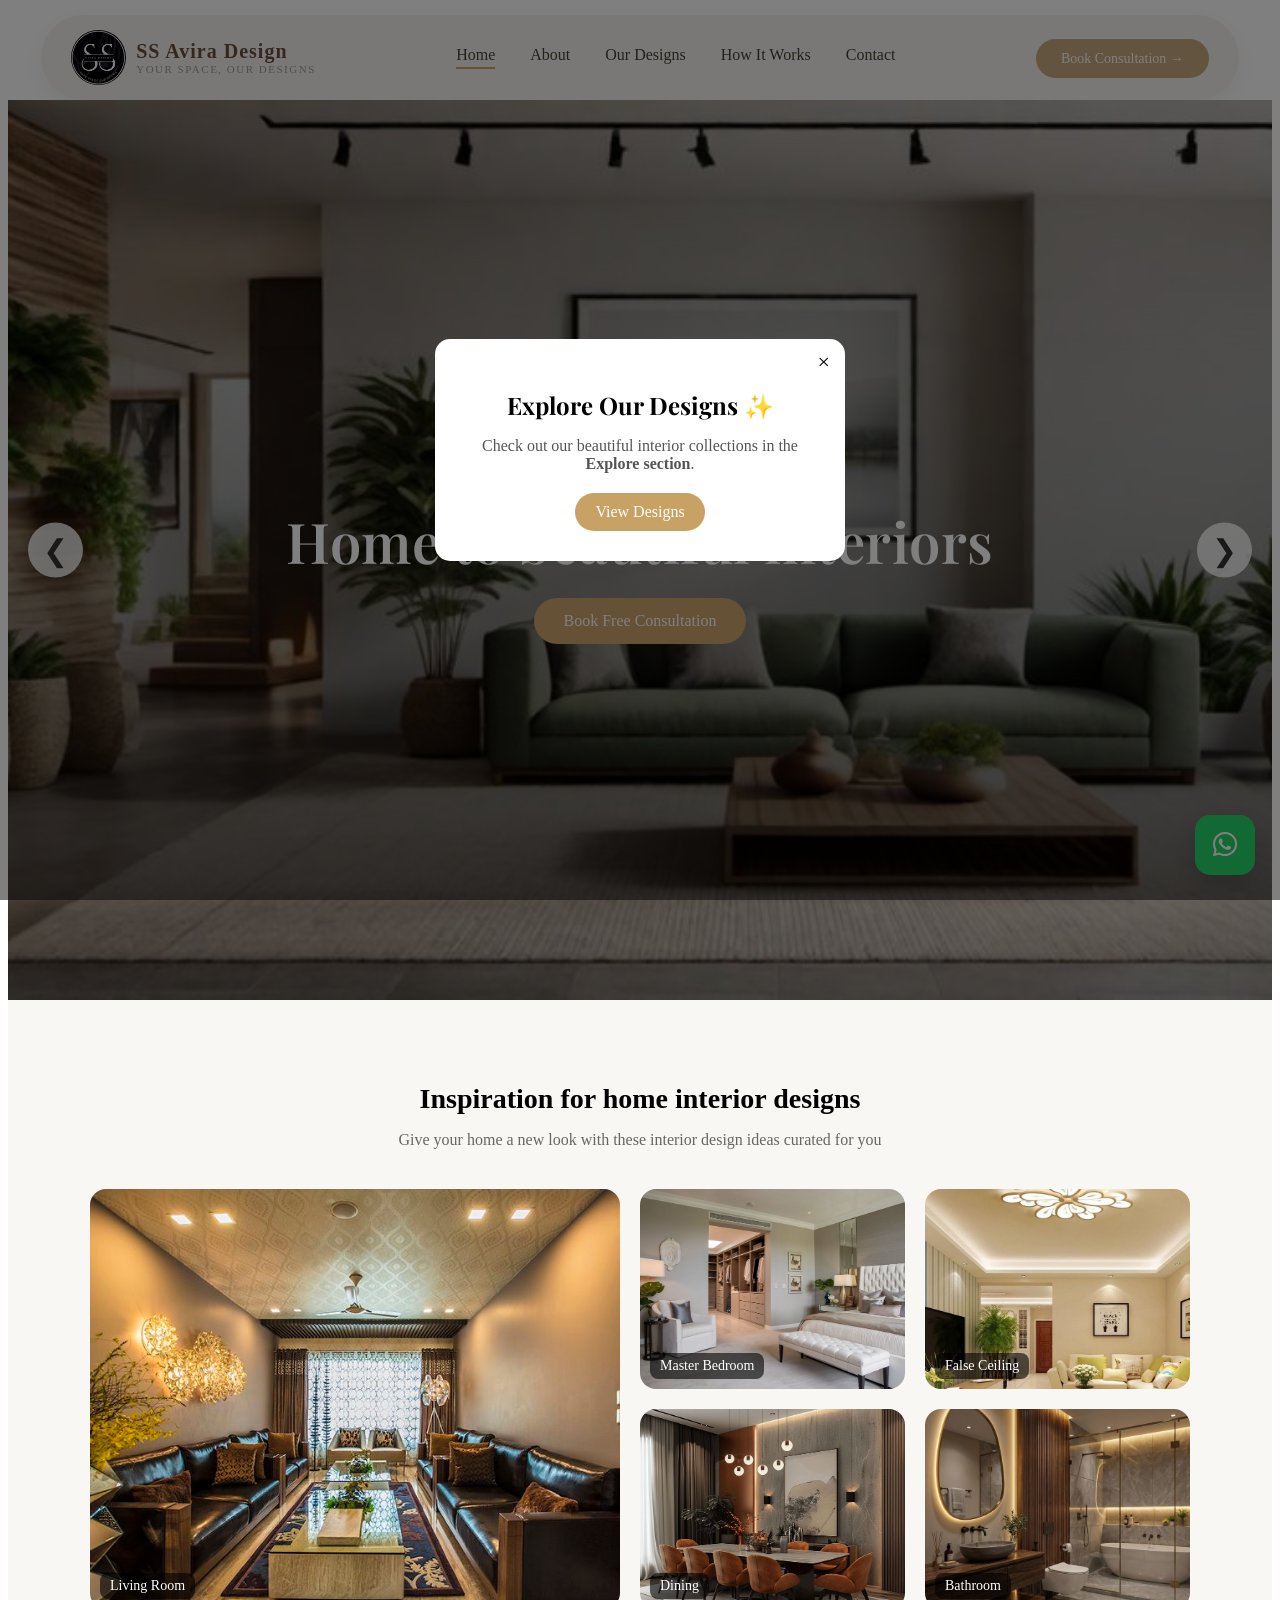
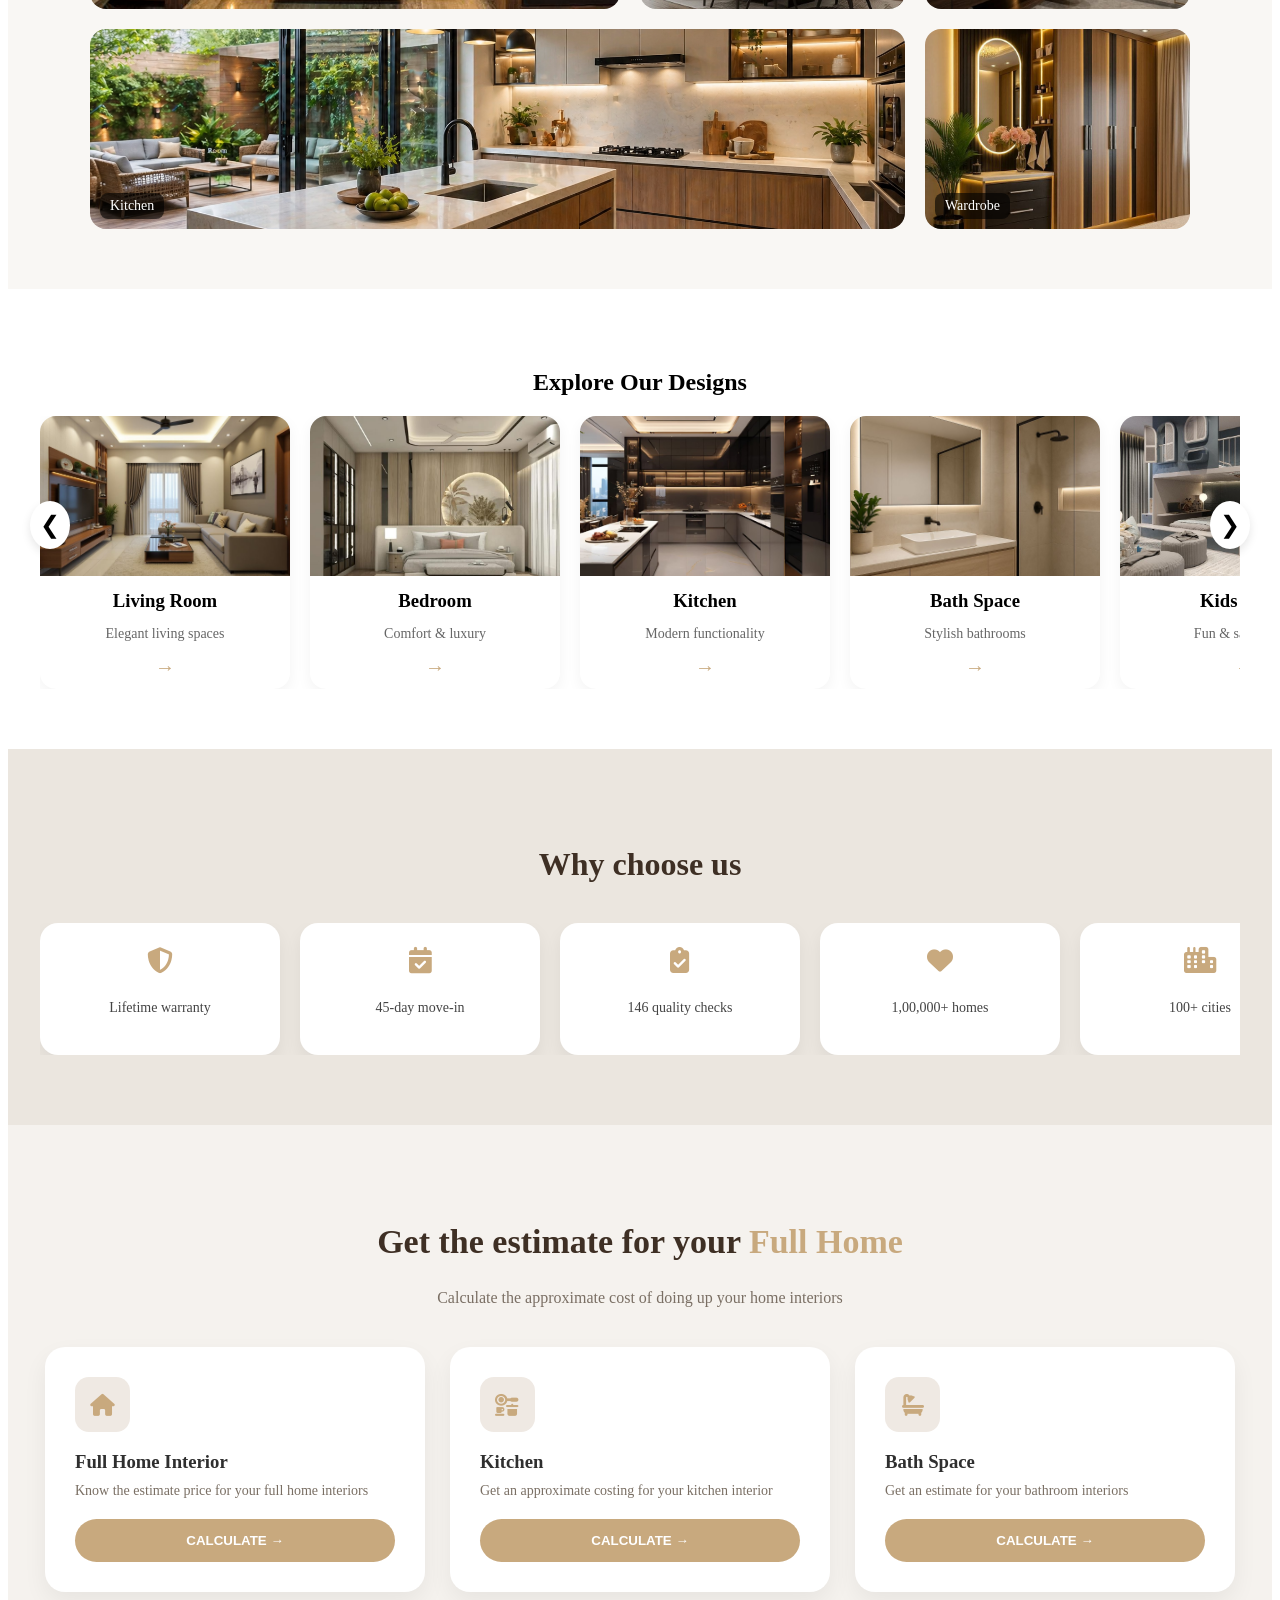
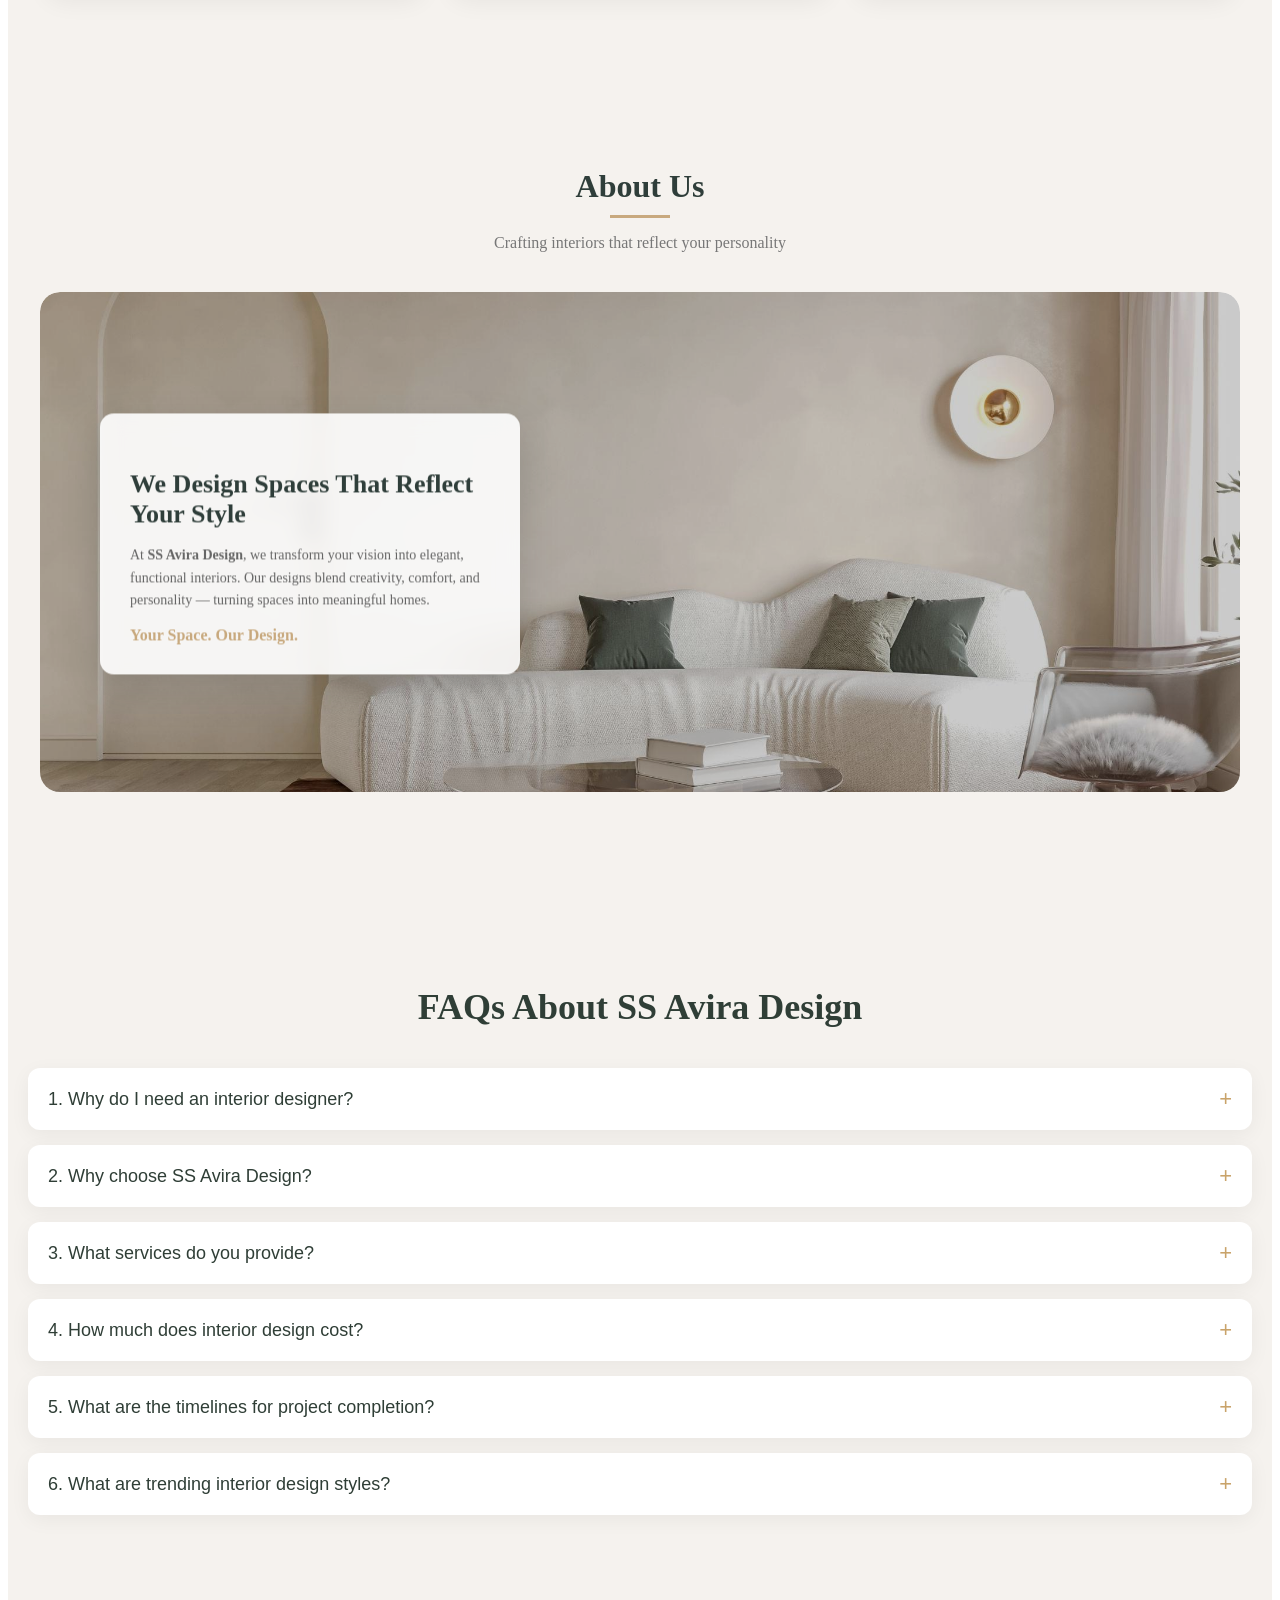
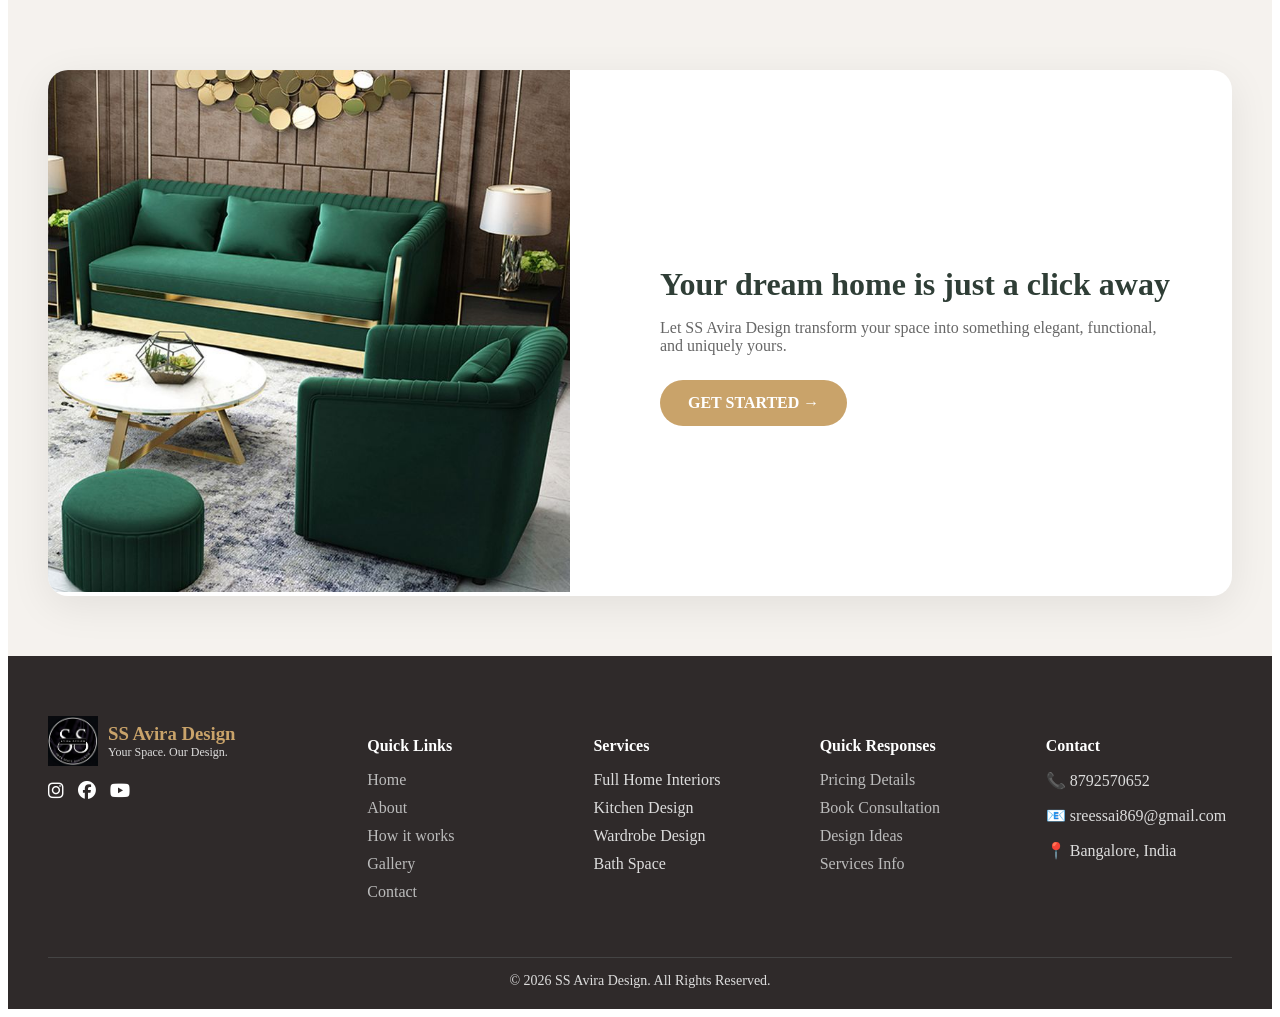
<file: index.html>
<!DOCTYPE html>
<html lang="en">
<head>
  <meta charset="UTF-8">
  <meta name="viewport" content="width=device-width, initial-scale=1.0">
  <link rel="stylesheet" href="https://cdnjs.cloudflare.com/ajax/libs/font-awesome/6.5.0/css/all.min.css">
  <link rel="stylesheet" href="https://cdnjs.cloudflare.com/ajax/libs/font-awesome/6.5.0/css/all.min.css">
  <link rel="stylesheet" href="https://cdnjs.cloudflare.com/ajax/libs/font-awesome/6.5.0/css/all.min.css">
  <link href="https://fonts.googleapis.com/css2?family=Playfair+Display:wght@400;600;700&display=swap" rel="stylesheet">
  <title>Avira Design</title>
  <link rel="stylesheet" href="global.css">
</head>
<body>

  <header class="navbar">
  <div class="nav-wrapper">
    <!-- LEFT DECOR + LOGO -->
    <div class="logo-section">
  <img src="images/logo2.jpeg" class="logo" alt="logo">

  <div class="logo-text-group">
    <span class="logo-text">SS Avira Design</span>
    <span class="logo-subline">Your space, our designs</span>
  </div>
</div>
<div class="menu-toggle" onclick="toggleMenu()">☰</div>
    <!-- CENTER LINKS -->
    <nav class="nav-links" id="navLinks">
      <a href="index.html" class="active">Home</a>
      <a href="#about">About</a>
      <a href="#our designs">Our Designs</a>
      <a href="howitworks.html">How It Works</a>
      <a href="contact.html">Contact</a>
    </nav>

    <!-- RIGHT BUTTON -->
   <div class="nav-btn">
  <a href="https://wa.me/918792570652?text=Hi%20I%20am%20interested%20in%20interior%20design%20consultation" target="_blank">
    Book Consultation →
  </a>
</div>

  </div>
</header>
<script>
const navLinks = document.querySelectorAll('.nav-links a');

navLinks.forEach(link => {
  link.addEventListener('click', function () {
    navLinks.forEach(l => l.classList.remove('active'));
    this.classList.add('active');
  });
});
</script>

<section class="hero">

  <!-- SLIDES -->
  <div class="slider">

    <div class="slide active">
      <img src="images\hero1.jpg">
    </div>

    <div class="slide">
      <img src="images\hero2.jpg">
    </div>

    <div class="slide">
      <img src="images\hero3.jpg">
    </div>

  </div>

  <!-- ARROWS -->
  <div class="arrow left" onclick="prevSlide()">❮</div>
  <div class="arrow right" onclick="nextSlide()">❯</div>

  <!-- CONTENT -->
  <div class="hero-content">
    <h1>Home to beautiful interiors</h1>
    <a href="#" class="hero-btn">Book Free Consultation</a>
  </div>

</section>

<script>
let slides = document.querySelectorAll(".slide");
let index = 0;

function showSlide(i) {
  slides.forEach(s => s.classList.remove("active"));
  slides[i].classList.add("active");
}

function nextSlide() {
  index = (index + 1) % slides.length;
  showSlide(index);
}

function prevSlide() {
  index = (index - 1 + slides.length) % slides.length;
  showSlide(index);
}

/* AUTO SLIDE */
setInterval(nextSlide, 4000);
</script>

<section class="inspiration">

  <h2>Inspiration for home interior designs</h2>
  <p>Give your home a new look with these interior design ideas curated for you</p>

  <div class="inspiration-grid">

    <!-- LEFT BIG -->
    <div class="card big">
      <img src="images\Living Room.jpg">
      <span>Living Room</span>
    </div>

    <!-- RIGHT TOP -->
    <div class="card small">
      <img src="images\bedroom.jpg">
      <span>Master Bedroom</span>
    </div>

    <!-- RIGHT BOTTOM -->
    <div class="card small">
      <img src="images\false seeling.jpg">
      <span>False Ceiling</span>
    </div>

    <!-- SECOND ROW -->
    <div class="card medium">
      <img src="images\dining room.jpg">
      <span>Dining</span>
    </div>
    <div class="card medium">
      <img src="images\bathing.jpg">
      <span>Bathroom</span>
    </div>

    <div class="card wide">
      <img src="images\kitchen2.png">
      <span>Kitchen</span>
    </div>

    <div class="card medium">
      <img src="images\Wardrobe.jpg">
      <span>Wardrobe</span>
    </div>

  </div>

</section>

<section class="our-designs" id="our designs">

  <h2>Explore Our Designs</h2>

  <div class="slider-wrapper">
    
    <!-- LEFT ARROW -->
    <button class="slide-btn left" onclick="slideLeft()">❮</button>

    <!-- CARDS CONTAINER -->
    <div class="card-slider" id="cardSlider">

      <!-- CARD -->
      <div class="service-card" onclick="openGallery('living')">
        <img src="images\cart1.jpg">
        <h3>Living Room</h3>
        <p>Elegant living spaces</p>
        <span>→</span>
      </div>

      <div class="service-card" onclick="openGallery('bedroom')">
        <img src="images\cart2.jpg">
        <h3>Bedroom</h3>
        <p>Comfort & luxury</p>
        <span>→</span>
      </div>

      <div class="service-card" onclick="openGallery('kitchen')">
        <img src="images\cart3.jpg">
        <h3>Kitchen</h3>
        <p>Modern functionality</p>
        <span>→</span>
      </div>

      <div class="service-card" onclick="openGallery('bath')">
        <img src="images\cart4.jpg">
        <h3>Bath Space</h3>
        <p>Stylish bathrooms</p>
        <span>→</span>
      </div>

      <div class="service-card" onclick="openGallery('kids')">
        <img src="images\cart5.jpg">
        <h3>Kids Room</h3>
        <p>Fun & safe spaces</p>
        <span>→</span>
      </div>

      <div class="service-card" onclick="openGallery('pooja')">
        <img src="images\cart6.jpg">
        <h3>Pooja Room</h3>
        <p>Peaceful designs</p>
        <span>→</span>
      </div>

      <div class="service-card" onclick="openGallery('dining')">
        <img src="images\cart7.jpg">
        <h3>Dining</h3>
        <p>Modern dining spaces</p>
        <span>→</span>
      </div>

      <div class="service-card" onclick="openGallery('office')">
        <img src="images\cart8.jpg">
        <h3>Home Office</h3>
        <p>Work from home</p>
        <span>→</span>
      </div>

      <div class="service-card" onclick="openGallery('staircase')">
        <img src="images\cart9.jpg">
        <h3>Staircase</h3>
        <p>Smart design</p>
        <span>→</span>
      </div>

      <div class="service-card" onclick="openGallery('duplex')">
        <img src="images\cart10.jpg">
        <h3>Duplex</h3>
        <p>Luxury homes</p>
        <span>→</span>
      </div>

    </div>

    <!-- RIGHT ARROW -->
    <button class="slide-btn right" onclick="slideRight()">❯</button>

  </div>
</section>
<script>
const slider = document.getElementById("cardSlider");

function slideRight() {
  slider.scrollBy({ left: 270, behavior: 'smooth' }); // move 1 card
}

function slideLeft() {
  slider.scrollBy({ left: -270, behavior: 'smooth' });
}

/* OPEN GALLERY */
function openGallery(category) {
  window.location.href = "gallery.html?category=" + category;
}
</script>

<section class="why-section">

  <h2>Why choose us</h2>

  <div class="why-slider-wrapper">
    <div class="why-slider">

      <!-- ORIGINAL SET -->
      <div class="why-card"><i class="fa-solid fa-shield-halved"></i><p>Lifetime warranty</p></div>
      <div class="why-card"><i class="fa-solid fa-calendar-check"></i><p>45-day move-in</p></div>
      <div class="why-card"><i class="fa-solid fa-clipboard-check"></i><p>146 quality checks</p></div>
      <div class="why-card"><i class="fa-solid fa-heart"></i><p>1,00,000+ homes</p></div>
      <div class="why-card"><i class="fa-solid fa-city"></i><p>100+ cities</p></div>
      <div class="why-card"><i class="fa-solid fa-box"></i><p>20L+ products</p></div>

      <!-- DUPLICATE SET (IMPORTANT FOR LOOP) -->
      <div class="why-card"><i class="fa-solid fa-shield-halved"></i><p>Lifetime warranty</p></div>
      <div class="why-card"><i class="fa-solid fa-calendar-check"></i><p>45-day move-in</p></div>
      <div class="why-card"><i class="fa-solid fa-clipboard-check"></i><p>146 quality checks</p></div>
      <div class="why-card"><i class="fa-solid fa-heart"></i><p>1,00,000+ homes</p></div>
      <div class="why-card"><i class="fa-solid fa-city"></i><p>100+ cities</p></div>
      <div class="why-card"><i class="fa-solid fa-box"></i><p>20L+ products</p></div>

    </div>
  </div>

</section>
<section class="estimate-section">

  <h2>
    Get the estimate for your <span id="dynamicText">Full Home</span>
  </h2>
  <p>Calculate the approximate cost of doing up your home interiors</p>

  <div class="estimate-container">

    <!-- FULL HOME -->
    <div class="estimate-card" onclick="changeText('Full Home')">
      <div class="card-icon">
        <i class="fa-solid fa-house"></i>
      </div>
      <h3>Full Home Interior</h3>
      <p>Know the estimate price for your full home interiors</p>
    <a href="https://wa.me/918792570652?text=Hi%20I%20am%20interested%20in%20Full%20Home%20Interior" target="_blank">
    <button>CALCULATE →</button>
    </a>
    </div>

    <!-- KITCHEN -->
    <div class="estimate-card" onclick="changeText('Kitchen')">
      <div class="card-icon">
        <i class="fa-solid fa-kitchen-set"></i>
      </div>
      <h3>Kitchen</h3>
      <p>Get an approximate costing for your kitchen interior</p>
      <a href="https://wa.me/918792570652?text=Hi%20I%20am%20interested%20in%20Kitchen%20Interior" target="_blank">
        <button>CALCULATE →</button>
      </a>
    </div>

    <!-- BATH SPACE -->
    <div class="estimate-card" onclick="changeText('Bath Space')">
      <div class="card-icon">
        <i class="fa-solid fa-bath"></i>
      </div>
      <h3>Bath Space</h3>
      <p>Get an estimate for your bathroom interiors</p>
      <a href="https://wa.me/918792570652?text=Hi%20I%20am%20interested%20in%20Bath%20Space" target="_blank">
        <button>CALCULATE →</button>
      </a>
    </div>

  </div>

</section>
<script>
function changeText(text) {
  document.getElementById("dynamicText").innerText = text;
}
</script>
<!-- WHATSAPP FLOAT BUTTON -->
<div class="whatsapp-float" onclick="openWhatsApp()">
  <i class="fa-brands fa-whatsapp"></i>
</div>

<script>
const btn = document.querySelector('.whatsapp-float');

document.addEventListener('mousemove', (e) => {
  const moveX = (e.clientX - window.innerWidth) * 0.03;
  const moveY = (e.clientY - window.innerHeight) * 0.03;

  btn.style.transform = `translate(${moveX}px, ${moveY}px)`;
});

function openWhatsApp() {
  window.open(
    "https://wa.me/918792570652?text=Hi%20I%20need%20interior%20design%20consultation",
    "_blank"
  );
}
</script>

<section class="about-section" id="about">

  <!-- HEADING -->
  <div class="about-header">
    <h2>About Us</h2>
    <p>Crafting interiors that reflect your personality</p>
  </div>

  <div class="about-container">

    <!-- IMAGE -->
    <div class="about-image">
      <img src="images/about3.jpg" alt="Interior Design">
    </div>

    <!-- CONTENT CARD -->
    <div class="about-content">
      <h3>We Design Spaces That Reflect Your Style</h3>

      <p>
        At <strong>SS Avira Design</strong>, we transform your vision into elegant,
        functional interiors. Our designs blend creativity, comfort, and personality —
        turning spaces into meaningful homes.
      </p>

      <span>Your Space. Our Design.</span>
    </div>

  </div>

</section>

<section class="faq-section">
  <div class="container">

    <h2 class="faq-title">FAQs About SS Avira Design</h2>

    <div class="faq-item">
      <button class="faq-question">
        1. Why do I need an interior designer?
        <span class="icon">+</span>
      </button>
      <div class="faq-answer">
        <p>
          At SS Avira Design, we help transform your vision into a functional and elegant space.
          Our expertise ensures better planning, cost optimization, and a beautifully designed home.
        </p>
      </div>
    </div>

    <div class="faq-item">
      <button class="faq-question">
        2. Why choose SS Avira Design?
        <span class="icon">+</span>
      </button>
      <div class="faq-answer">
        <p>
          We combine creativity, comfort, and personalization. Every design reflects your personality
          while maintaining premium quality and modern aesthetics.
        </p>
      </div>
    </div>

    <div class="faq-item">
      <button class="faq-question">
        3. What services do you provide?
        <span class="icon">+</span>
      </button>
      <div class="faq-answer">
        <p>
          We offer full home interiors, kitchen design, wardrobe design, bath spaces,
          and complete customized interior solutions.
        </p>
      </div>
    </div>

    <div class="faq-item">
      <button class="faq-question">
        4. How much does interior design cost?
        <span class="icon">+</span>
      </button>
      <div class="faq-answer">
        <p>
          Costs depend on your space, materials, and customization level.
          Contact SS Avira Design for a personalized estimate.
        </p>
      </div>
    </div>

    <div class="faq-item">
      <button class="faq-question">
        5. What are the timelines for project completion?
        <span class="icon">+</span>
      </button>
      <div class="faq-answer">
        <p>
          Most projects are completed within 4–8 weeks depending on size and complexity.
        </p>
      </div>
    </div>

    <div class="faq-item">
      <button class="faq-question">
        6. What are trending interior design styles?
        <span class="icon">+</span>
      </button>
      <div class="faq-answer">
        <ul>
          <li>Modern Style</li>
          <li>Minimalist Design</li>
          <li>Luxury Contemporary</li>
          <li>Scandinavian</li>
          <li>Indian Traditional</li>
        </ul>
      </div>
    </div>

  </div>
</section>
<script>
const faqs = document.querySelectorAll(".faq-question");

faqs.forEach(btn => {
  btn.addEventListener("click", () => {
    const item = btn.parentElement;

    // close others (optional like Livspace)
    document.querySelectorAll(".faq-item").forEach(el => {
      if (el !== item) el.classList.remove("active");
    });

    item.classList.toggle("active");
  });
});
</script>
<section class="cta-split">
  <div class="cta-container">

    <!-- LEFT IMAGE -->
    <div class="cta-image">
      <img src="images/sofa.jpg" alt="Interior Design">
    </div>

    <!-- RIGHT CONTENT -->
    <div class="cta-text">
      <h2>Your dream home is just a click away</h2>
      <p>
        Let SS Avira Design transform your space into something elegant,
        functional, and uniquely yours.
      </p>

      <a href="https://wa.me/918792570652?text=Hi%20SS%20Avira%20Design,%20I%20want%20to%20book%20a%20consultation"
         target="_blank"
         class="cta-btn">
        GET STARTED →
      </a>
    </div>

  </div>
</section>
<footer class="footer">
  <div class="footer-container">

    <!-- BRAND -->
    <div class="footer-col brand">
      <div class="footer-brand">
        <img src="images\logo2.jpeg" alt="logo">
        <div>
          <h3>SS Avira Design</h3>
          <p>Your Space. Our Design.</p>
        </div>
      </div>

      <div class="socials">
        <a href="#"><i class="fa-brands fa-instagram"></i></a>
        <a href="#"><i class="fa-brands fa-facebook"></i></a>
        <a href="#"><i class="fa-brands fa-youtube"></i></a>
      </div>
    </div>

    <!-- QUICK LINKS -->
    <div class="footer-col">
      <h4>Quick Links</h4>
      <ul>
        <li><a href="index.html">Home</a></li>
        <li><a href="#about">About</a></li>
        <li><a href="howitworks.html">How it works</a></li>
        <li><a href="gallery.html">Gallery</a></li>
        <li><a href="contact.html">Contact</a></li>
      </ul>
    </div>

    <!-- SERVICES -->
    <div class="footer-col">
      <h4>Services</h4>
      <ul>
        <li>Full Home Interiors</li>
        <li>Kitchen Design</li>
        <li>Wardrobe Design</li>
        <li>Bath Space</li>
      </ul>
    </div>

    <!-- QUICK RESPONSES -->
    <div class="footer-col">
      <h4>Quick Responses</h4>
      <ul>
        <li><a href="https://wa.me/918792570652?text=Hi,%20Pricing%20details" target="_blank">Pricing Details</a></li>
        <li><a href="https://wa.me/918792570652?text=Hi,%20Book%20consultation" target="_blank">Book Consultation</a></li>
        <li><a href="https://wa.me/918792570652?text=Hi,%20Show%20design%20ideas" target="_blank">Design Ideas</a></li>
        <li><a href="https://wa.me/918792570652?text=Hi,%20Services%20info" target="_blank">Services Info</a></li>
      </ul>
    </div>

    <!-- CONTACT -->
    <div class="footer-col">
      <h4>Contact</h4>
      <p>📞 8792570652</p>
      <p>📧 sreessai869@gmail.com</p>
      <p>📍 Bangalore, India</p>
    </div>

  </div>

  <div class="footer-bottom">
    © 2026 SS Avira Design. All Rights Reserved.
  </div>
</footer>
<!-- POPUP -->
<div class="popup-overlay" id="popup">
  <div class="popup-box">
    
    <span class="close-btn" onclick="closePopup()">×</span>
    
    <h2>Explore Our Designs ✨</h2>
    <p>Check out our beautiful interior collections in the <b>Explore section</b>.</p>
    
    <a href="#our designs" class="popup-btn">View Designs</a>
    
  </div>
</div>
<script>
function closePopup() {
  document.getElementById("popup").style.display = "none";
}

/* OPTIONAL: show only once */
window.onload = function () {
  if (!localStorage.getItem("popupShown")) {
    document.getElementById("popup").style.display = "flex";
    localStorage.setItem("popupShown", "true");
  } else {
    document.getElementById("popup").style.display = "none";
  }
};
</script>
<script>
function toggleMenu() {
  document.getElementById("navLinks").classList.toggle("active");
}
</script>
</body>
</html>
</file>
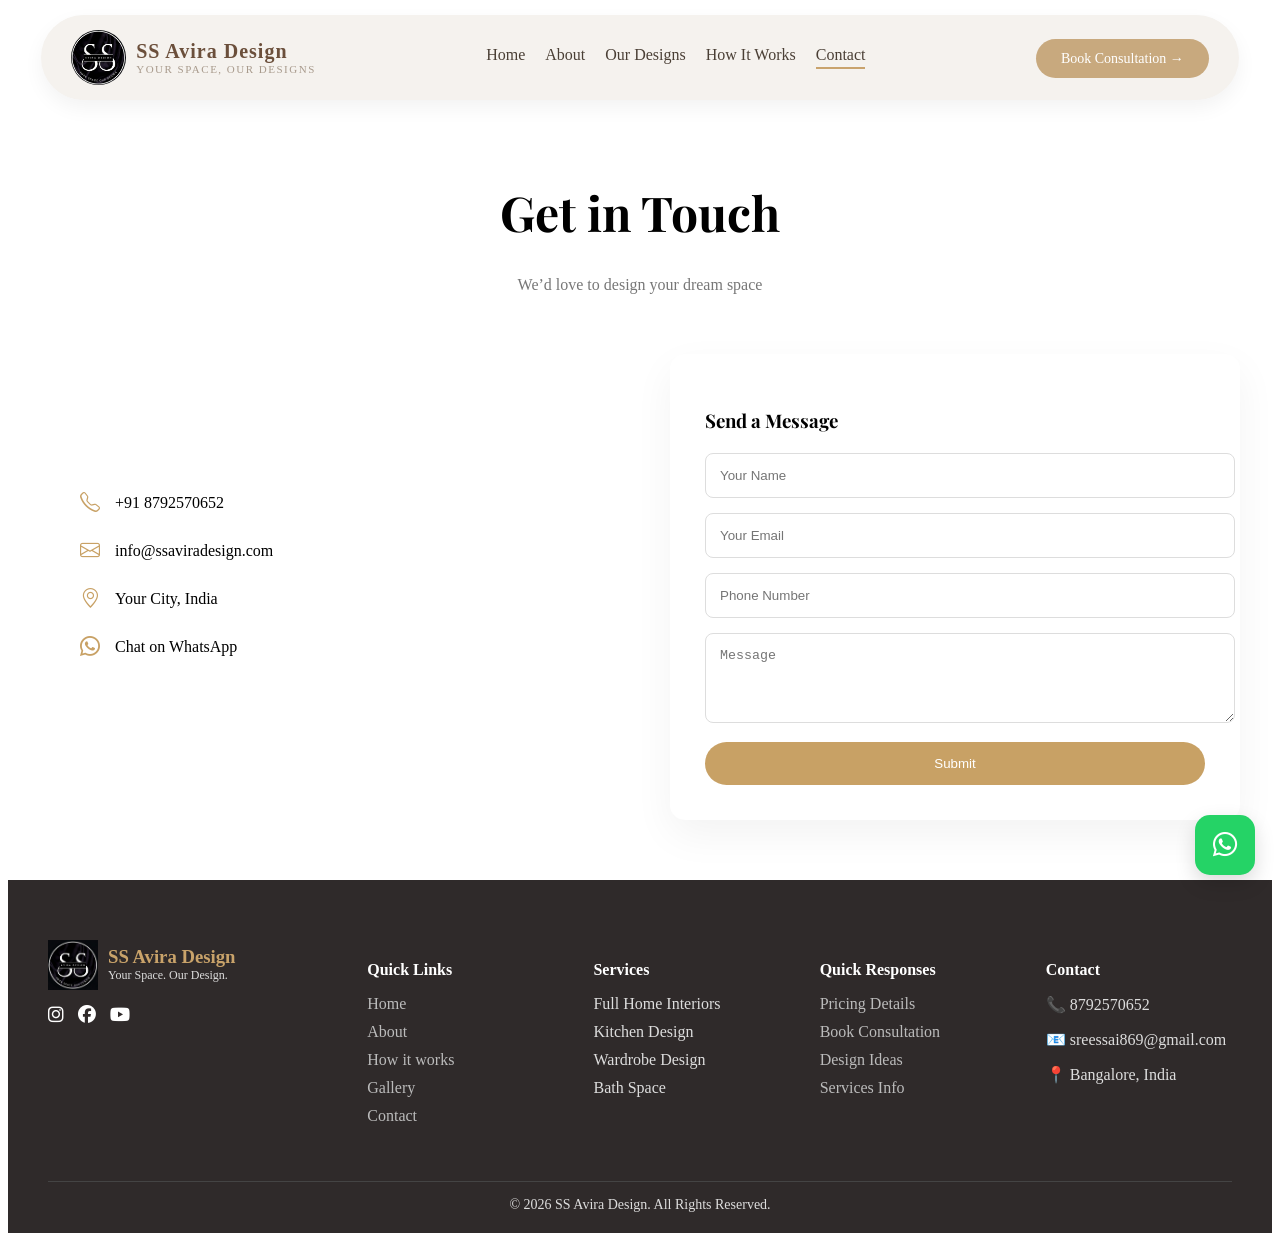
<file: contact.html>
<!DOCTYPE html>
<html lang="en">
<head>
<meta charset="UTF-8">
<meta name="viewport" content="width=device-width, initial-scale=1.0">

<title>Contact | SS Avira Design</title>
<link rel="stylesheet" href="https://cdnjs.cloudflare.com/ajax/libs/font-awesome/6.5.0/css/all.min.css">
<link href="https://fonts.googleapis.com/css2?family=Playfair+Display:wght@500;600&family=Poppins:wght@300;400;500&display=swap" rel="stylesheet">
<link href="https://cdn.jsdelivr.net/npm/bootstrap-icons@1.11.3/font/bootstrap-icons.css" rel="stylesheet">

<link rel="stylesheet" href="global.css">

<style>

/* HEADER TEXT */
.contact-header {
  text-align: center;
  margin-top: 80px;
}

.contact-header h1 {
  font-family: 'Playfair Display', serif;
  font-size: 48px;
}

.contact-header p {
  color: #777;
}

/* MAIN LAYOUT */
.contact-wrapper {
  display: grid;
  grid-template-columns: 1fr 1fr;
  max-width: 1200px;
  margin: 60px auto;
  gap: 60px;
  align-items: center;
}

/* LEFT SIDE */
.contact-left {
  padding-left: 40px;
}

.contact-item {
  display: flex;
  align-items: center;
  margin-bottom: 25px;
}

.contact-item i {
  font-size: 20px;
  color: #c8a165;
  margin-right: 15px;
}

/* FORM */
.contact-form {
  background: #fff;
  padding: 35px;
  border-radius: 15px;
  box-shadow: 0 15px 40px rgba(0,0,0,0.05);
}

.contact-form h3 {
  font-family: 'Playfair Display', serif;
  margin-bottom: 20px;
}

.contact-form input,
.contact-form textarea {
  width: 100%;
  padding: 14px;
  margin-bottom: 15px;
  border: 1px solid #ddd;
  border-radius: 8px;
}

.contact-form button {
  width: 100%;
  padding: 14px;
  background: #c8a165;
  border: none;
  border-radius: 30px;
  color: #fff;
  font-weight: 500;
  cursor: pointer;
}

/* RESPONSIVE */
@media(max-width: 768px){
  .contact-wrapper {
    grid-template-columns: 1fr;
    padding: 20px;
  }
}
.footer {
  background: #2f2a2a;
  color: #ddd;
  padding: 60px 40px 20px;
}

/* GRID LAYOUT */
.footer-container {
  display: grid;
  grid-template-columns: 1.5fr 1fr 1fr 1fr 1fr;
  gap: 40px;
}

/* BRAND */
.footer-brand {
  display: flex;
  align-items: center;
  gap: 10px;
}

.footer-brand img {
  width: 50px;
  height: 50px;
}

.footer-brand h3 {
  color: #c9a36a;
  margin: 0;
}

.footer-brand p {
  font-size: 12px;
  margin: 0;
}

/* HEADINGS */
.footer-col h4 {
  color: #fff;
  margin-bottom: 15px;
}

/* LINKS */
.footer-col ul {
  list-style: none;
  padding: 0;
}

.footer-col ul li {
  margin-bottom: 10px;
}

.footer-col ul li a {
  text-decoration: none;
  color: #bbb;
  transition: 0.3s;
}

.footer-col ul li a:hover {
  color: #c9a36a;
}

/* SOCIALS */
.socials {
  margin-top: 15px;
}

.socials a {
  margin-right: 10px;
  color: #fff;
  font-size: 18px;
}

/* BOTTOM */
.footer-bottom {
  text-align: center;
  margin-top: 40px;
  border-top: 1px solid #444;
  padding-top: 15px;
  font-size: 14px;
}
@media (max-width: 900px) {
  .footer-container {
    grid-template-columns: repeat(2, 1fr);
  }
}

@media (max-width: 500px) {
  .footer-container {
    grid-template-columns: 1fr;
  }
}
.whatsapp-float {
  position: fixed;
  right: 25px;
  bottom: 25px;
  width: 60px;
  height: 60px;
  background: #25D366;
  color: white;
  border-radius: 15px;
  display: flex;
  align-items: center;
  justify-content: center;
  font-size: 28px;
  box-shadow: 0 8px 20px rgba(0,0,0,0.15);
  z-index: 999;
  transition: 0.3s ease;
}

/* Hover effect */
.whatsapp-float:hover {
  transform: scale(1.1);
  background: #1ebe5d;
}
.whatsapp-float {
  animation: pulse 2s infinite;
}
@keyframes pulse {
  0% { box-shadow: 0 0 0 0 rgba(37,211,102,0.6); }
  70% { box-shadow: 0 0 0 15px rgba(37,211,102,0); }
  100% { box-shadow: 0 0 0 0 rgba(37,211,102,0); }
}
/* NAVBAR BASE */
.nav-wrapper {
  display: flex;
  justify-content: space-between;
  align-items: center;
  position: relative;
}

.menu-toggle {
  display: none;
}

/* MOBILE */
@media (max-width: 768px) {

  .menu-toggle {
    display: block;
    font-size: 26px;
    cursor: pointer;
  }

  .nav-links {
    display: none;
    flex-direction: column;
    position: absolute;
    top: 70px;
    left: 0;
    width: 100%;
    background: white;
    padding: 15px;
    z-index: 999;
  }

  .nav-links.active {
    display: flex;
  }

  .nav-btn {
    display: none;
  }
}
/* ===== NAVBAR CLEAN FIX ===== */

/* Desktop */
.nav-links {
  display: flex;
  gap: 20px;
}

/* Hide hamburger on desktop */
.menu-toggle {
  display: none;
}

/* Mobile */
@media (max-width: 768px) {

  .menu-toggle {
    display: block;
    font-size: 26px;
    cursor: pointer;
  }

  .nav-links {
    display: none;
    flex-direction: column;
    position: absolute;
    top: 70px;
    left: 0;
    width: 100%;
    background: white;
    padding: 15px;
    z-index: 999;
  }

  .nav-links.active {
    display: flex;
  }

  .nav-btn {
    display: none;
  }
}
</style>
</head>

<body>

<!-- NAVBAR (same as your main page) -->
<header class="navbar">
  <div class="nav-wrapper">
      <div class="logo-section">
  <img src="images/logo2.jpeg" class="logo" alt="logo">

  <div class="logo-text-group">
    <span class="logo-text">SS Avira Design</span>
    <span class="logo-subline">Your space, our designs</span>
  </div>
</div>

<div class="menu-toggle" onclick="toggleMenu()">☰</div>

    <nav class="nav-links" id="navLinks">
      <a href="index.html">Home</a>
      <a href="index.html#about">About</a>
      <a href="index.html#our-designs">Our Designs</a>
      <a href="howitworks.html">How It Works</a>
      <a href="contact.html" class="active">Contact</a>
    </nav>
   <div class="nav-btn">
  <a href="https://wa.me/918792570652?text=Hi%20I%20am%20interested%20in%20interior%20design%20consultation" target="_blank">
    Book Consultation →
  </a>
</div>

  </div>
</header>

<!-- HEADER -->
<div class="contact-header">
  <h1>Get in Touch</h1>
  <p>We’d love to design your dream space</p>
</div>

<!-- CONTENT -->
<div class="contact-wrapper">

  <!-- LEFT -->
  <div class="contact-left">

    <div class="contact-item">
      <i class="bi bi-telephone"></i>
      <span>+91 8792570652</span>
    </div>

    <div class="contact-item">
      <i class="bi bi-envelope"></i>
      <span>info@ssaviradesign.com</span>
    </div>

    <div class="contact-item">
      <i class="bi bi-geo-alt"></i>
      <span>Your City, India</span>
    </div>

    <div class="contact-item">
      <i class="bi bi-whatsapp"></i>
      <span>Chat on WhatsApp</span>
    </div>

  </div>

  <!-- RIGHT FORM -->
  <div class="contact-form">

    <h3>Send a Message</h3>

    <input type="text" placeholder="Your Name">
    <input type="email" placeholder="Your Email">
    <input type="text" placeholder="Phone Number">
    <textarea rows="4" placeholder="Message"></textarea>

    <button>Submit</button>

  </div>

</div>
<footer class="footer">
  <div class="footer-container">

    <!-- BRAND -->
    <div class="footer-col brand">
      <div class="footer-brand">
        <img src="images\logo2.jpeg" alt="logo">
        <div>
          <h3>SS Avira Design</h3>
          <p>Your Space. Our Design.</p>
        </div>
      </div>

      <div class="socials">
        <a href="#"><i class="fa-brands fa-instagram"></i></a>
        <a href="#"><i class="fa-brands fa-facebook"></i></a>
        <a href="#"><i class="fa-brands fa-youtube"></i></a>
      </div>
    </div>

    <!-- QUICK LINKS -->
    <div class="footer-col">
      <h4>Quick Links</h4>
      <ul>
        <li><a href="index.html">Home</a></li>
        <li><a href="#about">About</a></li>
        <li><a href="howitworks.html">How it works</a></li>
        <li><a href="gallery.html">Gallery</a></li>
        <li><a href="contact.html">Contact</a></li>
      </ul>
    </div>

    <!-- SERVICES -->
    <div class="footer-col">
      <h4>Services</h4>
      <ul>
        <li>Full Home Interiors</li>
        <li>Kitchen Design</li>
        <li>Wardrobe Design</li>
        <li>Bath Space</li>
      </ul>
    </div>

    <!-- QUICK RESPONSES -->
    <div class="footer-col">
      <h4>Quick Responses</h4>
      <ul>
        <li><a href="https://wa.me/918792570652?text=Hi,%20Pricing%20details" target="_blank">Pricing Details</a></li>
        <li><a href="https://wa.me/918792570652?text=Hi,%20Book%20consultation" target="_blank">Book Consultation</a></li>
        <li><a href="https://wa.me/918792570652?text=Hi,%20Show%20design%20ideas" target="_blank">Design Ideas</a></li>
        <li><a href="https://wa.me/918792570652?text=Hi,%20Services%20info" target="_blank">Services Info</a></li>
      </ul>
    </div>

    <!-- CONTACT -->
    <div class="footer-col">
      <h4>Contact</h4>
      <p>📞 8792570652</p>
      <p>📧 sreessai869@gmail.com</p>
      <p>📍 Bangalore, India</p>
    </div>

  </div>

  <div class="footer-bottom">
    © 2026 SS Avira Design. All Rights Reserved.
  </div>
</footer>
<!-- WHATSAPP FLOAT BUTTON -->
<div class="whatsapp-float" onclick="openWhatsApp()">
  <i class="fa-brands fa-whatsapp"></i>
</div>

<script>
const btn = document.querySelector('.whatsapp-float');

document.addEventListener('mousemove', (e) => {
  const moveX = (e.clientX - window.innerWidth) * 0.03;
  const moveY = (e.clientY - window.innerHeight) * 0.03;

  btn.style.transform = `translate(${moveX}px, ${moveY}px)`;
});

function openWhatsApp() {
  window.open(
    "https://wa.me/918792570652?text=Hi%20I%20need%20interior%20design%20consultation",
    "_blank"
  );
}
</script>
<script>
function toggleMenu() {
  document.getElementById("navLinks").classList.toggle("active");
}
</script>
</body>
</html>
</file>
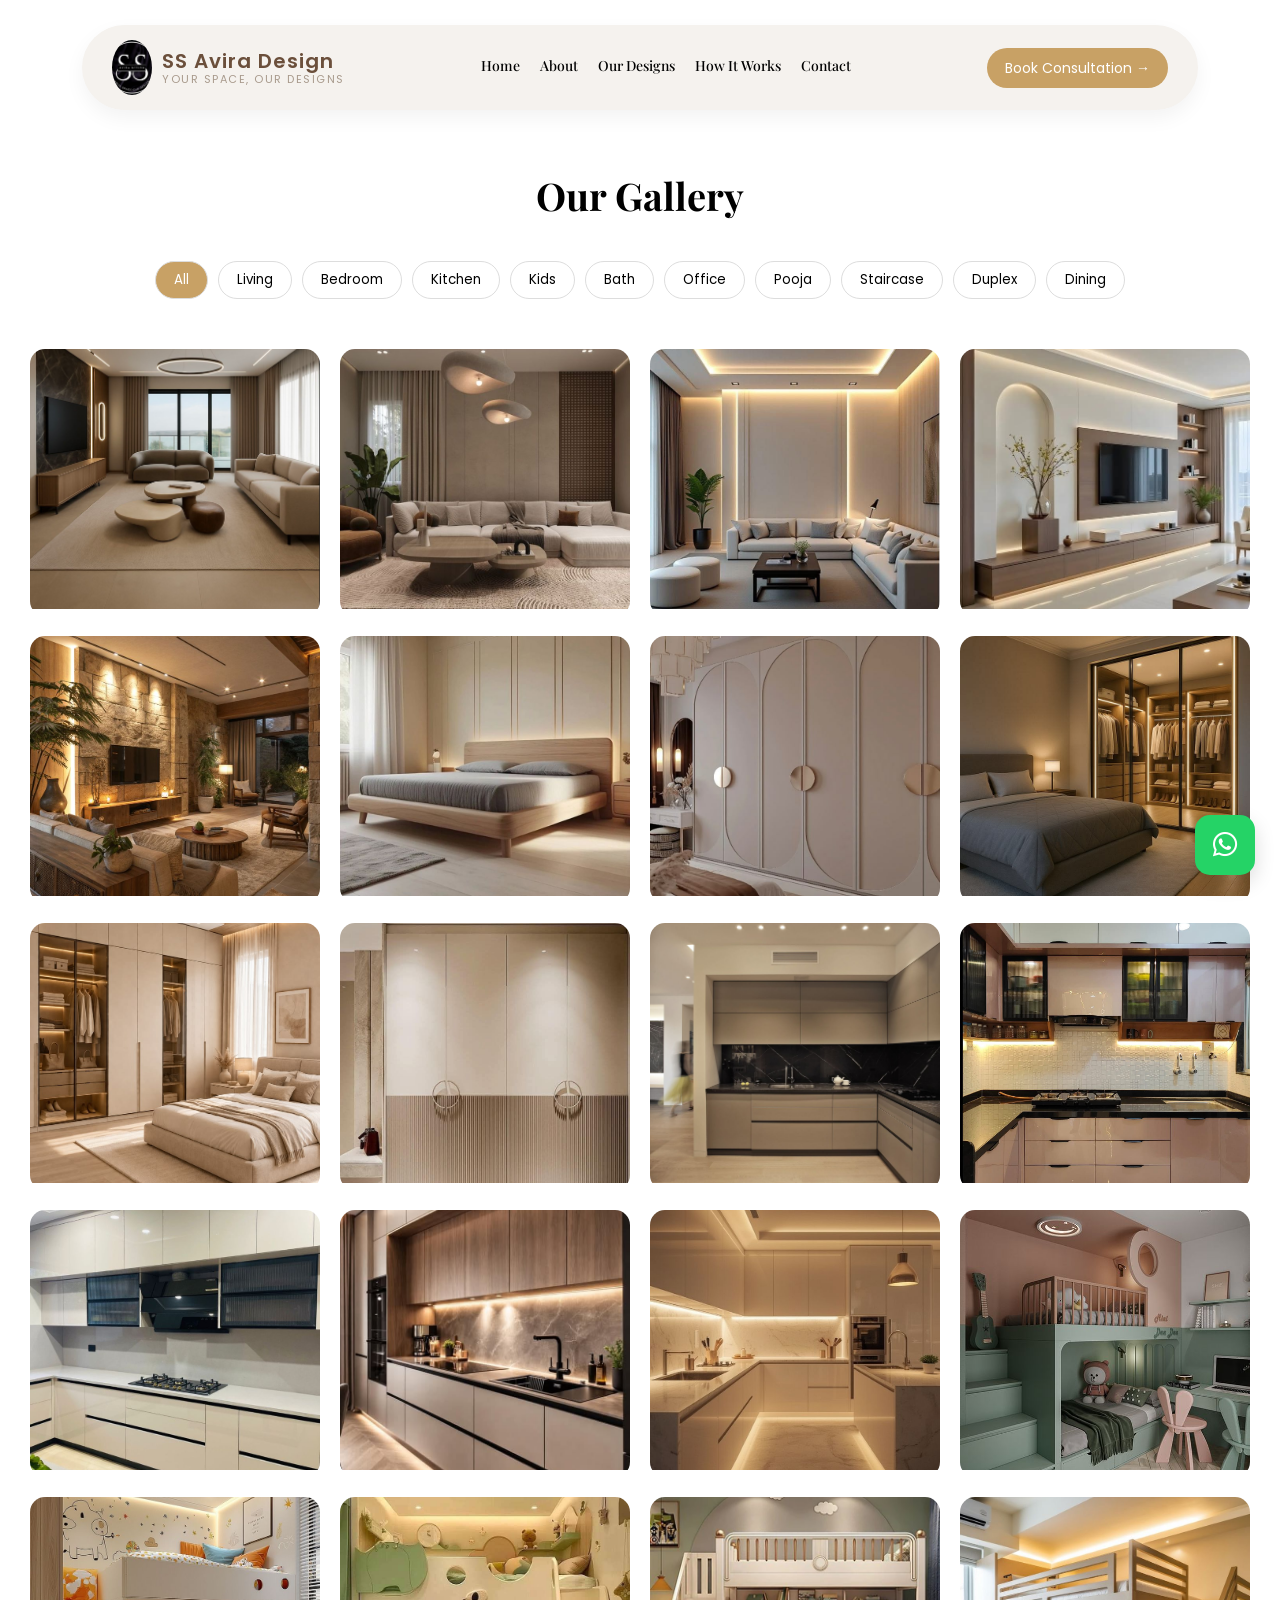
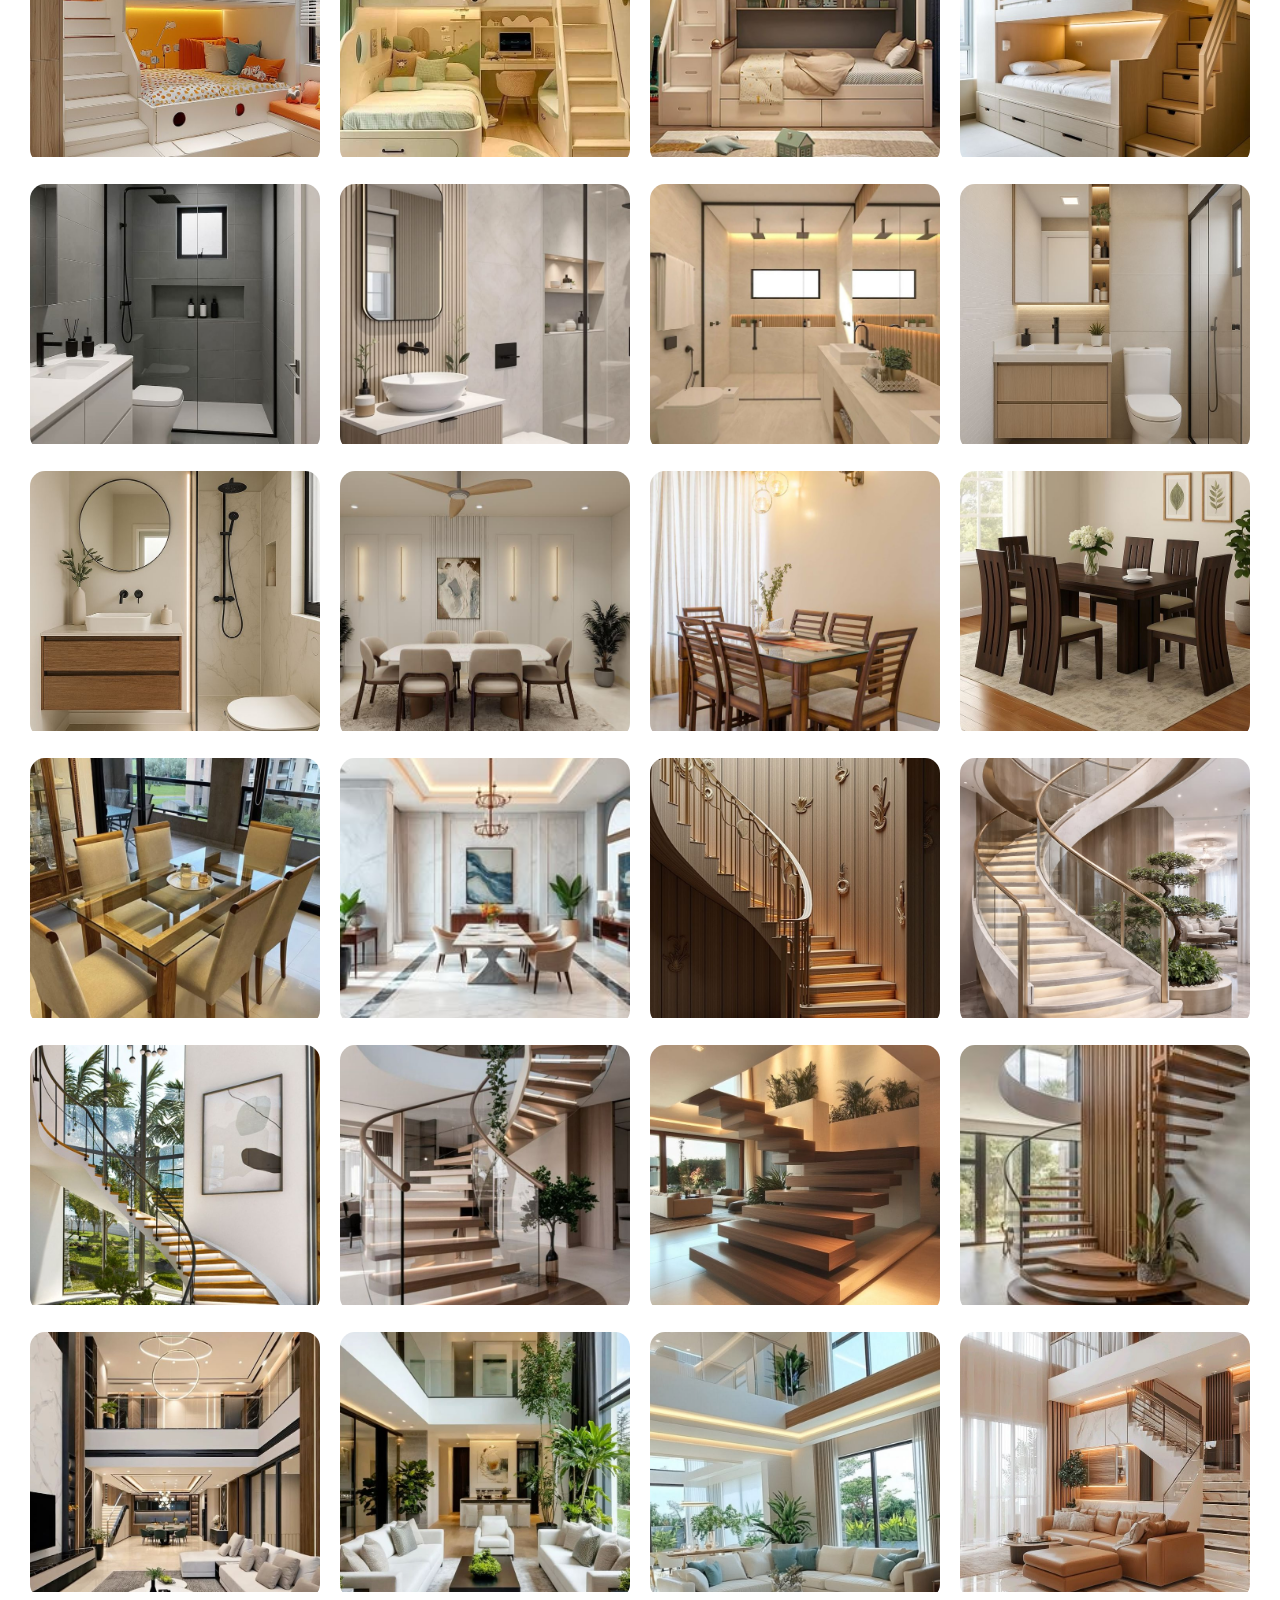
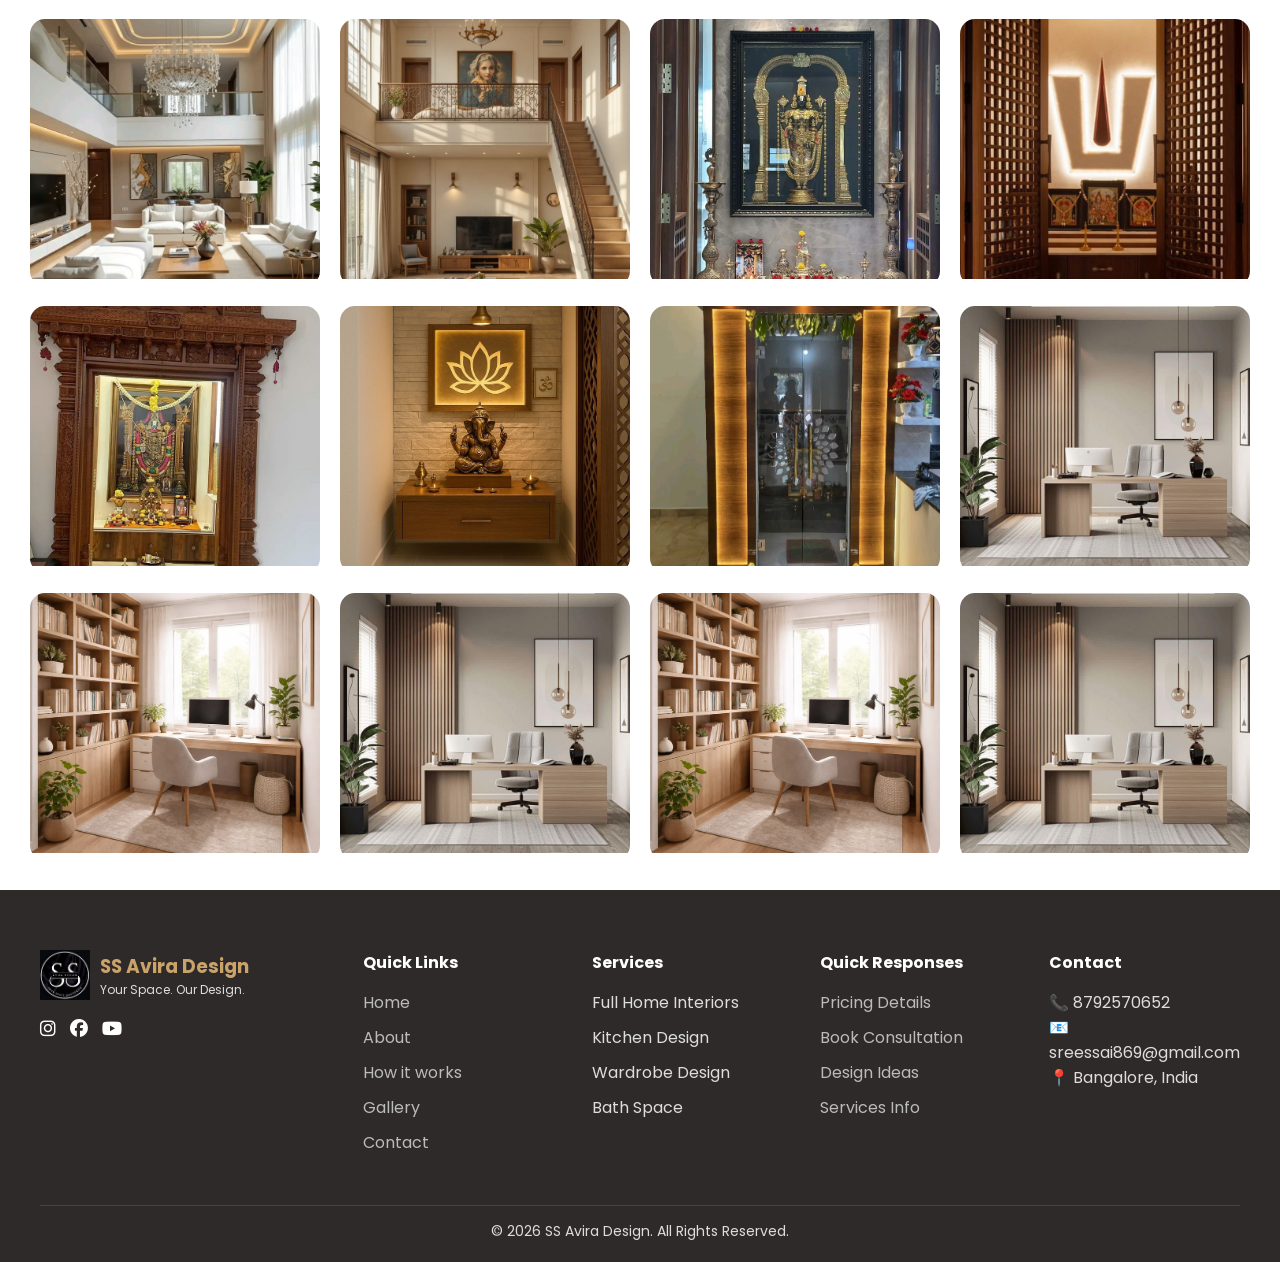
<file: gallery.html>
<!DOCTYPE html>
<html lang="en">
<head>
<meta charset="UTF-8">
<meta name="viewport" content="width=device-width, initial-scale=1.0">

<title>Gallery | SS Avira Design</title>
<link rel="stylesheet" href="https://cdnjs.cloudflare.com/ajax/libs/font-awesome/6.5.0/css/all.min.css">
<link href="https://fonts.googleapis.com/css2?family=Playfair+Display:wght@500;600&family=Poppins:wght@300;400;500&display=swap" rel="stylesheet">
<link href="https://fonts.googleapis.com/css2?family=Playfair+Display:wght@400;600;700&display=swap" rel="stylesheet">
<link href="https://fonts.googleapis.com/css2?family=Playfair+Display:wght@400;600;700&display=swap" rel="stylesheet">
<link href="https://cdn.jsdelivr.net/npm/bootstrap-icons@1.11.3/font/bootstrap-icons.css" rel="stylesheet">
<link href="https://fonts.googleapis.com/css2?family=Poppins:wght@300;400;500;600&display=swap" rel="stylesheet">
<style>

/* RESET */
*{
  margin:0;
  padding:0;
  box-sizing:border-box;
  font-family:'Poppins',sans-serif;
}
/* NAVBAR MAIN */
.navbar {
  width: 100%;
  display: flex;
  justify-content: center;
  margin-top: 15px;
}
.nav-links a {
  font-family: 'Playfair Display', serif;
  font-weight: 500;
}
/* ROUNDED CONTAINER */
.nav-wrapper {
  width: 90%;
  max-width: 1200px;
  background: #f5f2ee;
  border-radius: 50px;
  padding: 15px 30px;

  display: flex;
  align-items: center;
  justify-content: space-between;

  box-shadow: 0 8px 20px rgba(0,0,0,0.05);
}

/* LOGO */
.logo {
  width: 60px;
  height: 60px;
  border-radius: 50%;   /* 🔥 PERFECT CIRCLE */
  object-fit: cover;
}
.logo-section {
  display: flex;
  align-items: center;
  gap: 10px;
}

.logo {
  width: 55px;
  height: 55px;
  object-fit: cover;
  border-radius: 50%;
}

.logo-text {
  font-size: 20px;
  font-weight: 600;
  color: #6b4f3b; /* premium brown tone */
  letter-spacing: 1px;
}
.logo-subline {
  font-size: 11px;
  color: #a89a8c;
  letter-spacing: 1.5px;
  text-transform: uppercase;
}
.logo-text-group {
  display: flex;
  flex-direction: column;   /* 🔥 makes text go DOWN */
  justify-content: center;
  line-height: 1.2;
}
/* NAV LINKS */
.nav-links {
  display: flex;
  gap: 35px;
}

.nav-links a {
  text-decoration: none;
  color: #4a3f35;
  font-weight: 500;
  position: relative;
  transition: 0.3s;
}

/* HOVER */
.nav-links a:hover {
  color: #c8a97e;
}

/* ACTIVE LINK */
.nav-links .active::after {
  content: "";
  position: absolute;
  left: 0;
  bottom: -6px;
  width: 100%;
  height: 2px;
  background: #c8a97e;
}

/* BUTTON */
.nav-btn a {
  text-decoration: none;
  background: #c8a97e;
  color: white;
  padding: 12px 25px;
  border-radius: 30px;
  font-size: 14px;
  transition: 0.3s;
}

.nav-btn a:hover {
  background: #a8845d;
}
.nav-links a {
  position: relative;
  text-decoration: none;
  padding-bottom: 5px;
}

.nav-links a.active::after {
  content: "";
  position: absolute;
  left: 0;
  bottom: 0;
  width: 100%;
  height: 2px;
  background: #c9a36d;
}
.nav-links a::after {
  content: "";
  position: absolute;
  left: 0;
  bottom: 0;
  width: 0%;
  height: 2px;
  background: #c9a36d;
  transition: 0.3s;
}

.nav-links a.active::after {
  width: 100%;
}
body {
  font-family: 'Poppins', sans-serif;
}
.logo {
  float: left;
}

.nav-links {
  float: right;
}

/* HEADER */
.header{
  text-align:center;
  padding:50px 20px 20px;
}
.header h1{
  font-family:'Playfair Display',serif;
  font-size:38px;
}

/* FILTERS */
.filters{
  display:flex;
  flex-wrap:wrap;
  justify-content:center;
  gap:10px;
  padding:20px;
}
.filters button{
  padding:8px 18px;
  border-radius:25px;
  border:1px solid #ddd;
  background:white;
  cursor:pointer;
  transition:0.3s;
}
.filters button.active,
.filters button:hover{
  background:#c8a165;
  color:white;
}

/* GALLERY */
.gallery{
  display:grid;
  grid-template-columns:repeat(auto-fit,minmax(260px,1fr));
  gap:20px;
  padding:30px;
}

/* CARD */
.gallery-item{
  position:relative;
  overflow:hidden;
  border-radius:15px;
}
.gallery-item img{
  width:100%;
  height:260px;
  object-fit:cover;
  transition:0.4s;
}
.gallery-item:hover img{
  transform:scale(1.08);
}

/* OVERLAY */
.overlay{
  position:absolute;
  bottom:0;
  width:100%;
  padding:12px;
  background:rgba(0,0,0,0.6);
  color:white;
  opacity:0;
  transition:0.3s;
}
.gallery-item:hover .overlay{
  opacity:1;
}

/* LIGHTBOX */
.lightbox{
  position:fixed;
  top:0;
  left:0;
  width:100%;
  height:100%;
  background:rgba(0,0,0,0.85);
  display:none;
  justify-content:center;
  align-items:center;
  z-index:999;
}
.lightbox img{
  max-width:90%;
  max-height:80%;
  border-radius:10px;
}

/* MOBILE */
@media(max-width:768px){
  .gallery-item img{
    height:200px;
  }
}
.footer {
  background: #2f2a2a;
  color: #ddd;
  padding: 60px 40px 20px;
}

/* GRID LAYOUT */
.footer-container {
  display: grid;
  grid-template-columns: 1.5fr 1fr 1fr 1fr 1fr;
  gap: 40px;
}

/* BRAND */
.footer-brand {
  display: flex;
  align-items: center;
  gap: 10px;
}

.footer-brand img {
  width: 50px;
  height: 50px;
}

.footer-brand h3 {
  color: #c9a36a;
  margin: 0;
}

.footer-brand p {
  font-size: 12px;
  margin: 0;
}

/* HEADINGS */
.footer-col h4 {
  color: #fff;
  margin-bottom: 15px;
}

/* LINKS */
.footer-col ul {
  list-style: none;
  padding: 0;
}

.footer-col ul li {
  margin-bottom: 10px;
}

.footer-col ul li a {
  text-decoration: none;
  color: #bbb;
  transition: 0.3s;
}

.footer-col ul li a:hover {
  color: #c9a36a;
}

/* SOCIALS */
.socials {
  margin-top: 15px;
}

.socials a {
  margin-right: 10px;
  color: #fff;
  font-size: 18px;
}

/* BOTTOM */
.footer-bottom {
  text-align: center;
  margin-top: 40px;
  border-top: 1px solid #444;
  padding-top: 15px;
  font-size: 14px;
}
@media (max-width: 900px) {
  .footer-container {
    grid-template-columns: repeat(2, 1fr);
  }
}

@media (max-width: 500px) {
  .footer-container {
    grid-template-columns: 1fr;
  }
}
.whatsapp-float {
  position: fixed;
  right: 25px;
  bottom: 25px;
  width: 60px;
  height: 60px;
  background: #25D366;
  color: white;
  border-radius: 15px;
  display: flex;
  align-items: center;
  justify-content: center;
  font-size: 28px;
  box-shadow: 0 8px 20px rgba(0,0,0,0.15);
  z-index: 999;
  transition: 0.3s ease;
}

/* Hover effect */
.whatsapp-float:hover {
  transform: scale(1.1);
  background: #1ebe5d;
}
.whatsapp-float {
  animation: pulse 2s infinite;
}
@keyframes pulse {
  0% { box-shadow: 0 0 0 0 rgba(37,211,102,0.6); }
  70% { box-shadow: 0 0 0 15px rgba(37,211,102,0); }
  100% { box-shadow: 0 0 0 0 rgba(37,211,102,0); }
}
/* ===== NAVBAR ===== */
.navbar {
  width: 100%;
  padding: 10px 20px;
}

.nav-wrapper {
  display: flex;
  justify-content: space-between;
  align-items: center;
  position: relative;
}

/* LOGO */
.logo {
  width: 40px;
}

.logo-section {
  display: flex;
  align-items: center;
  gap: 10px;
}

/* LINKS */
.nav-links {
  display: flex;
  gap: 20px;
}

.nav-links a {
  text-decoration: none;
  color: black;
  font-size: 14px;
}

/* BUTTON */
.nav-btn a {
  background: #c8a165;
  color: white;
  padding: 10px 18px;
  border-radius: 25px;
  text-decoration: none;
}

/* MENU ICON */
.menu-toggle {
  display: none;
}

/* ===== MOBILE ===== */
@media (max-width: 768px) {

  .menu-toggle {
    display: block;
    font-size: 26px;
    cursor: pointer;
  }

  .nav-links {
    display: none;
    flex-direction: column;
    position: absolute;
    top: 60px;
    left: 0;
    width: 100%;
    background: white;
    padding: 15px;
    z-index: 999;
  }

  .nav-links.active {
    display: flex;
  }

  .nav-btn {
    display: none;
  }
}
</style>
</head>

<body>
<!-- NAVBAR (same as your main page) -->
<header class="navbar">
  <div class="nav-wrapper">

      <div class="logo-section">
  <img src="images/logo2.jpeg" class="logo" alt="logo">

  <div class="logo-text-group">
    <span class="logo-text">SS Avira Design</span>
    <span class="logo-subline">Your space, our designs</span>
  </div>
</div>
 <div class="menu-toggle" onclick="toggleMenu()">☰</div>
    <nav class="nav-links" id="navLinks">
      <a href="index.html">Home</a>
      <a href="index.html#about">About</a>
      <a href="index.html#our-designs">Our Designs</a>
      <a href="howitworks.html">How It Works</a>
      <a href="contact.html">Contact</a>
    </nav>

   <div class="nav-btn">
  <a href="https://wa.me/918792570652?text=Hi%20I%20am%20interested%20in%20interior%20design%20consultation" target="_blank">
    Book Consultation →
  </a>
</div>

  </div>
</header>
<div class="header">
  <h1 id="title">Our Gallery</h1>
</div>

<!-- FILTER -->
<div class="filters">
  <button onclick="filterGallery('all',this)" class="active">All</button>
  <button onclick="filterGallery('living',this)">Living</button>
  <button onclick="filterGallery('bedroom',this)">Bedroom</button>
  <button onclick="filterGallery('kitchen',this)">Kitchen</button>
  <button onclick="filterGallery('kids',this)">Kids</button>
  <button onclick="filterGallery('bathing',this)">Bath</button>
  <button onclick="filterGallery('houseoffice',this)">Office</button>
  <button onclick="filterGallery('poojaroom',this)">Pooja</button>
  <button onclick="filterGallery('staircase',this)">Staircase</button>
  <button onclick="filterGallery('duplex',this)">Duplex</button>
  <button onclick="filterGallery('dining',this)">Dining</button>
</div>

<!-- GALLERY -->
<div class="gallery">

<!-- LIVING -->
<div class="gallery-item living"><img src="images\living images\living1.jpg" onclick="openLightbox(this)"><div class="overlay">Living</div></div>
<div class="gallery-item living"><img src="images\living images\living2.jpg" onclick="openLightbox(this)"><div class="overlay">Living</div></div>
<div class="gallery-item living"><img src="images\living images\living3.jpg" onclick="openLightbox(this)"><div class="overlay">Living</div></div>
<div class="gallery-item living"><img src="images\living images\living4.jpg" onclick="openLightbox(this)"><div class="overlay">Living</div></div>
<div class="gallery-item living"><img src="images\living images\living5.jpg" onclick="openLightbox(this)"><div class="overlay">Living</div></div>

<!-- BEDROOM -->
<div class="gallery-item bedroom"><img src="images\bedroom images\bedroom1.jpg" onclick="openLightbox(this)"><div class="overlay">Bedroom</div></div>
<div class="gallery-item bedroom"><img src="images\bedroom images\bedroom2.jpg" onclick="openLightbox(this)"><div class="overlay">Bedroom</div></div>
<div class="gallery-item bedroom"><img src="images\bedroom images\bedroom3.jpg" onclick="openLightbox(this)"><div class="overlay">Bedroom</div></div>
<div class="gallery-item bedroom"><img src="images\bedroom images\bedroom4.jpg" onclick="openLightbox(this)"><div class="overlay">Bedroom</div></div>
<div class="gallery-item bedroom"><img src="images\bedroom images\bedroom5.jpg" onclick="openLightbox(this)"><div class="overlay">Bedroom</div></div>

<!-- KITCHEN -->
<div class="gallery-item kitchen"><img src="images\kitchen images\kitchen1.jpg" onclick="openLightbox(this)"><div class="overlay">Kitchen</div></div>
<div class="gallery-item kitchen"><img src="images\kitchen images\kitchen2.jpg" onclick="openLightbox(this)"><div class="overlay">Kitchen</div></div>
<div class="gallery-item kitchen"><img src="images\kitchen images\kitchen3.jpg" onclick="openLightbox(this)"><div class="overlay">Kitchen</div></div>
<div class="gallery-item kitchen"><img src="images\kitchen images\kitchen4.jpg" onclick="openLightbox(this)"><div class="overlay">Kitchen</div></div>
<div class="gallery-item kitchen"><img src="images\kitchen images\kitchen5.jpg" onclick="openLightbox(this)"><div class="overlay">Kitchen</div></div>

<!-- KIDS -->
<div class="gallery-item kids"><img src="images/kids images/kids1.jpg" onclick="openLightbox(this)"><div class="overlay">Kids</div></div>
<div class="gallery-item kids"><img src="images/kids images/kids2.jpg" onclick="openLightbox(this)"><div class="overlay">Kids</div></div>
<div class="gallery-item kids"><img src="images/kids images/kids3.jpg" onclick="openLightbox(this)"><div class="overlay">Kids</div></div>
<div class="gallery-item kids"><img src="images/kids images/kids4.jpg" onclick="openLightbox(this)"><div class="overlay">Kids</div></div>
<div class="gallery-item kids"><img src="images/kids images/kids5.jpg" onclick="openLightbox(this)"><div class="overlay">Kids</div></div>

<!-- BATH -->
<div class="gallery-item bathing"><img src="images/bath images/bath1.jpg" onclick="openLightbox(this)"><div class="overlay">Bath</div></div>
<div class="gallery-item bathing"><img src="images/bath images/bath2.jpg" onclick="openLightbox(this)"><div class="overlay">Bath</div></div>
<div class="gallery-item bathing"><img src="images/bath images/bath3.jpg" onclick="openLightbox(this)"><div class="overlay">Bath</div></div>
<div class="gallery-item bathing"><img src="images/bath images/bath4.jpg" onclick="openLightbox(this)"><div class="overlay">Bath</div></div>
<div class="gallery-item bathing"><img src="images/bath images/bath5.jpg" onclick="openLightbox(this)"><div class="overlay">Bath</div></div>

<!-- DINING -->
<div class="gallery-item dining"><img src="images\dining images\dining1.jpeg" onclick="openLightbox(this)"><div class="overlay">Dining</div></div>
<div class="gallery-item dining"><img src="images/dining images/dining2.jpg" onclick="openLightbox(this)"><div class="overlay">Dining</div></div>
<div class="gallery-item dining"><img src="images/dining images/dining3.jpg" onclick="openLightbox(this)"><div class="overlay">Dining</div></div>
<div class="gallery-item dining"><img src="images/dining images/dining4.jpg" onclick="openLightbox(this)"><div class="overlay">Dining</div></div>
<div class="gallery-item dining"><img src="images/dining images/dining5.jpg" onclick="openLightbox(this)"><div class="overlay">Dining</div></div>

<!-- STAIRCASE -->
<div class="gallery-item staircase"><img src="images/staircase/stair1.jpg" onclick="openLightbox(this)"><div class="overlay">Staircase</div></div>
<div class="gallery-item staircase"><img src="images/staircase/stair2.jpg" onclick="openLightbox(this)"><div class="overlay">Staircase</div></div>
<div class="gallery-item staircase"><img src="images/staircase/stair3.jpg" onclick="openLightbox(this)"><div class="overlay">Staircase</div></div>
<div class="gallery-item staircase"><img src="images/staircase/stair4.jpg" onclick="openLightbox(this)"><div class="overlay">Staircase</div></div>
<div class="gallery-item staircase"><img src="images/staircase/stair5.jpg" onclick="openLightbox(this)"><div class="overlay">Staircase</div></div>
<div class="gallery-item staircase"><img src="images/staircase/stair6.jpg" onclick="openLightbox(this)"><div class="overlay">Staircase</div></div>

<!-- DUPLEX -->
<div class="gallery-item duplex"><img src="images/duplex/duplex1.jpg" onclick="openLightbox(this)"><div class="overlay">Duplex</div></div>
<div class="gallery-item duplex"><img src="images/duplex/duplex2.jpg" onclick="openLightbox(this)"><div class="overlay">Duplex</div></div>
<div class="gallery-item duplex"><img src="images/duplex/duplex3.jpg" onclick="openLightbox(this)"><div class="overlay">Duplex</div></div>
<div class="gallery-item duplex"><img src="images/duplex/duplex4.jpg" onclick="openLightbox(this)"><div class="overlay">Duplex</div></div>
<div class="gallery-item duplex"><img src="images/duplex/duplex5.jpg" onclick="openLightbox(this)"><div class="overlay">Duplex</div></div>
<div class="gallery-item duplex"><img src="images/duplex/duplex6.jpg" onclick="openLightbox(this)"><div class="overlay">Duplex</div></div>

<!-- POOJA -->
<div class="gallery-item poojaroom"><img src="images/pooja/pooja1.jpeg" onclick="openLightbox(this)"><div class="overlay">Pooja</div></div>
<div class="gallery-item poojaroom"><img src="images/pooja/pooja2.jpeg" onclick="openLightbox(this)"><div class="overlay">Pooja</div></div>
<div class="gallery-item poojaroom"><img src="images/pooja/pooja3.jpeg" onclick="openLightbox(this)"><div class="overlay">Pooja</div></div>
<div class="gallery-item poojaroom"><img src="images/pooja/pooja4.jpeg" onclick="openLightbox(this)"><div class="overlay">Pooja</div></div>
<div class="gallery-item poojaroom"><img src="images/pooja/pooja5.jpeg" onclick="openLightbox(this)"><div class="overlay">Pooja</div></div>
<!-- OFFICE -->
<div class="gallery-item houseoffice"><img src="images/office images/office1.jpg" onclick="openLightbox(this)"><div class="overlay">Office</div></div>
<div class="gallery-item houseoffice"><img src="images/office images/office2.jpg" onclick="openLightbox(this)"><div class="overlay">Office</div></div>
<div class="gallery-item houseoffice"><img src="images/office images/office1.jpg" onclick="openLightbox(this)"><div class="overlay">Office</div></div>
<div class="gallery-item houseoffice"><img src="images/office images/office2.jpg" onclick="openLightbox(this)"><div class="overlay">Office</div></div>
<div class="gallery-item houseoffice"><img src="images/office images/office1.jpg" onclick="openLightbox(this)"><div class="overlay">Office</div></div>
</div>

<!-- LIGHTBOX -->
<div class="lightbox" id="lightbox" onclick="closeLightbox()">
  <img id="lightbox-img">
</div>

<script>

function filterGallery(category, btn){
  let items=document.querySelectorAll('.gallery-item');
  let buttons=document.querySelectorAll('.filters button');

  buttons.forEach(b=>b.classList.remove('active'));
  if(btn) btn.classList.add('active');

  items.forEach(item=>{
    item.style.display =
    (category==='all'||item.classList.contains(category))
    ? 'block':'none';
  });

  document.getElementById("title").innerText =
  category==="all"?"Our Gallery":category.toUpperCase()+" Designs";
}

function openLightbox(img){
  document.getElementById("lightbox").style.display="flex";
  document.getElementById("lightbox-img").src=img.src;
}

function closeLightbox(){
  document.getElementById("lightbox").style.display="none";
}

const params=new URLSearchParams(window.location.search);
const category=params.get('category');

if(category){
  filterGallery(category);
}

</script>
<footer class="footer">
  <div class="footer-container">

    <!-- BRAND -->
    <div class="footer-col brand">
      <div class="footer-brand">
        <img src="images\logo2.jpeg" alt="logo">
        <div>
          <h3>SS Avira Design</h3>
          <p>Your Space. Our Design.</p>
        </div>
      </div>

      <div class="socials">
        <a href="#"><i class="fa-brands fa-instagram"></i></a>
        <a href="#"><i class="fa-brands fa-facebook"></i></a>
        <a href="#"><i class="fa-brands fa-youtube"></i></a>
      </div>
    </div>

    <!-- QUICK LINKS -->
    <div class="footer-col">
      <h4>Quick Links</h4>
      <ul>
        <li><a href="index.html">Home</a></li>
        <li><a href="#about">About</a></li>
        <li><a href="howitworks.html">How it works</a></li>
        <li><a href="gallery.html">Gallery</a></li>
        <li><a href="Contact.html">Contact</a></li>
      </ul>
    </div>

    <!-- SERVICES -->
    <div class="footer-col">
      <h4>Services</h4>
      <ul>
        <li>Full Home Interiors</li>
        <li>Kitchen Design</li>
        <li>Wardrobe Design</li>
        <li>Bath Space</li>
      </ul>
    </div>

    <!-- QUICK RESPONSES -->
    <div class="footer-col">
      <h4>Quick Responses</h4>
      <ul>
        <li><a href="https://wa.me/918792570652?text=Hi,%20Pricing%20details" target="_blank">Pricing Details</a></li>
        <li><a href="https://wa.me/918792570652?text=Hi,%20Book%20consultation" target="_blank">Book Consultation</a></li>
        <li><a href="https://wa.me/918792570652?text=Hi,%20Show%20design%20ideas" target="_blank">Design Ideas</a></li>
        <li><a href="https://wa.me/918792570652?text=Hi,%20Services%20info" target="_blank">Services Info</a></li>
      </ul>
    </div>

    <!-- CONTACT -->
    <div class="footer-col">
      <h4>Contact</h4>
      <p>📞 8792570652</p>
      <p>📧 sreessai869@gmail.com</p>
      <p>📍 Bangalore, India</p>
    </div>

  </div>

  <div class="footer-bottom">
    © 2026 SS Avira Design. All Rights Reserved.
  </div>
</footer>
<!-- WHATSAPP FLOAT BUTTON -->
<div class="whatsapp-float" onclick="openWhatsApp()">
  <i class="fa-brands fa-whatsapp"></i>
</div>

<script>
const btn = document.querySelector('.whatsapp-float');

document.addEventListener('mousemove', (e) => {
  const moveX = (e.clientX - window.innerWidth) * 0.03;
  const moveY = (e.clientY - window.innerHeight) * 0.03;

  btn.style.transform = `translate(${moveX}px, ${moveY}px)`;
});

function openWhatsApp() {
  window.open(
    "https://wa.me/918792570652?text=Hi%20I%20need%20interior%20design%20consultation",
    "_blank"
  );
}
</script>
<script>
function toggleMenu() {
  document.getElementById("navLinks").classList.toggle("active");
}
</script>
</body>
</html>
</file>
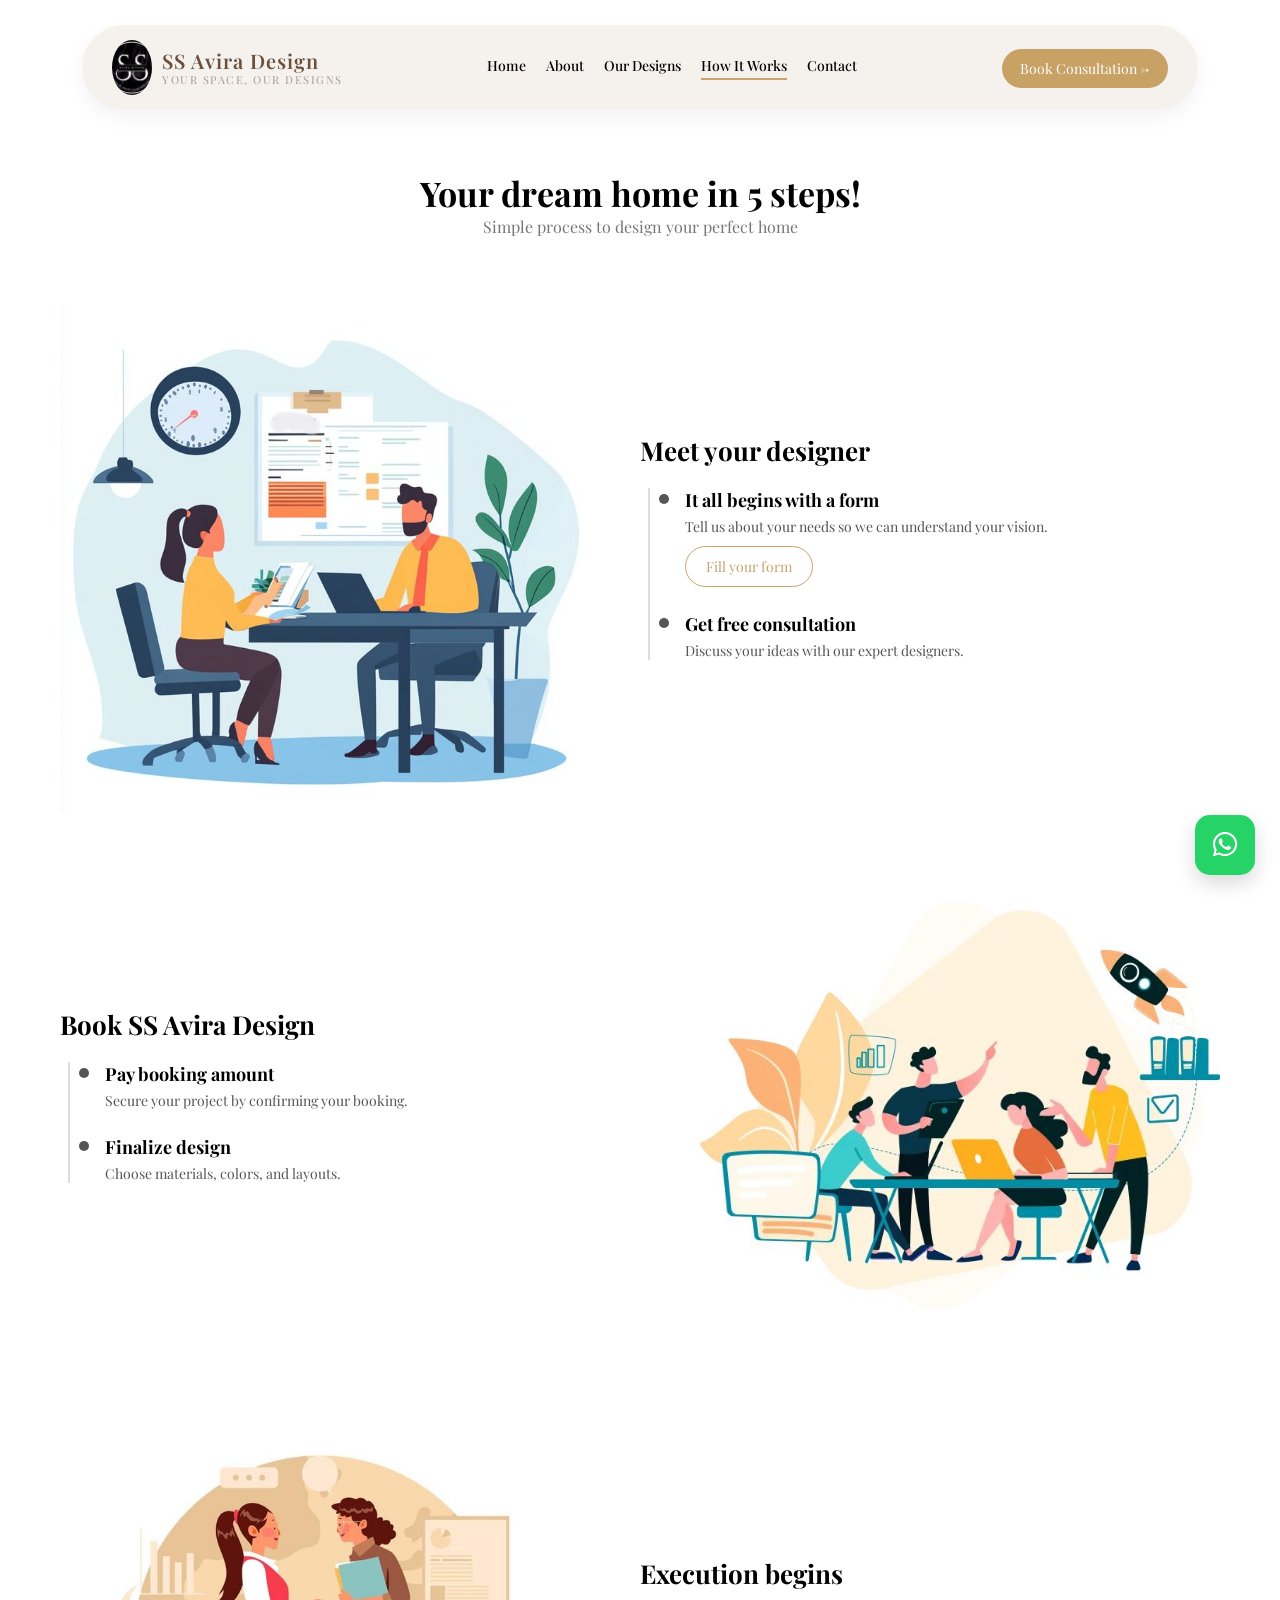
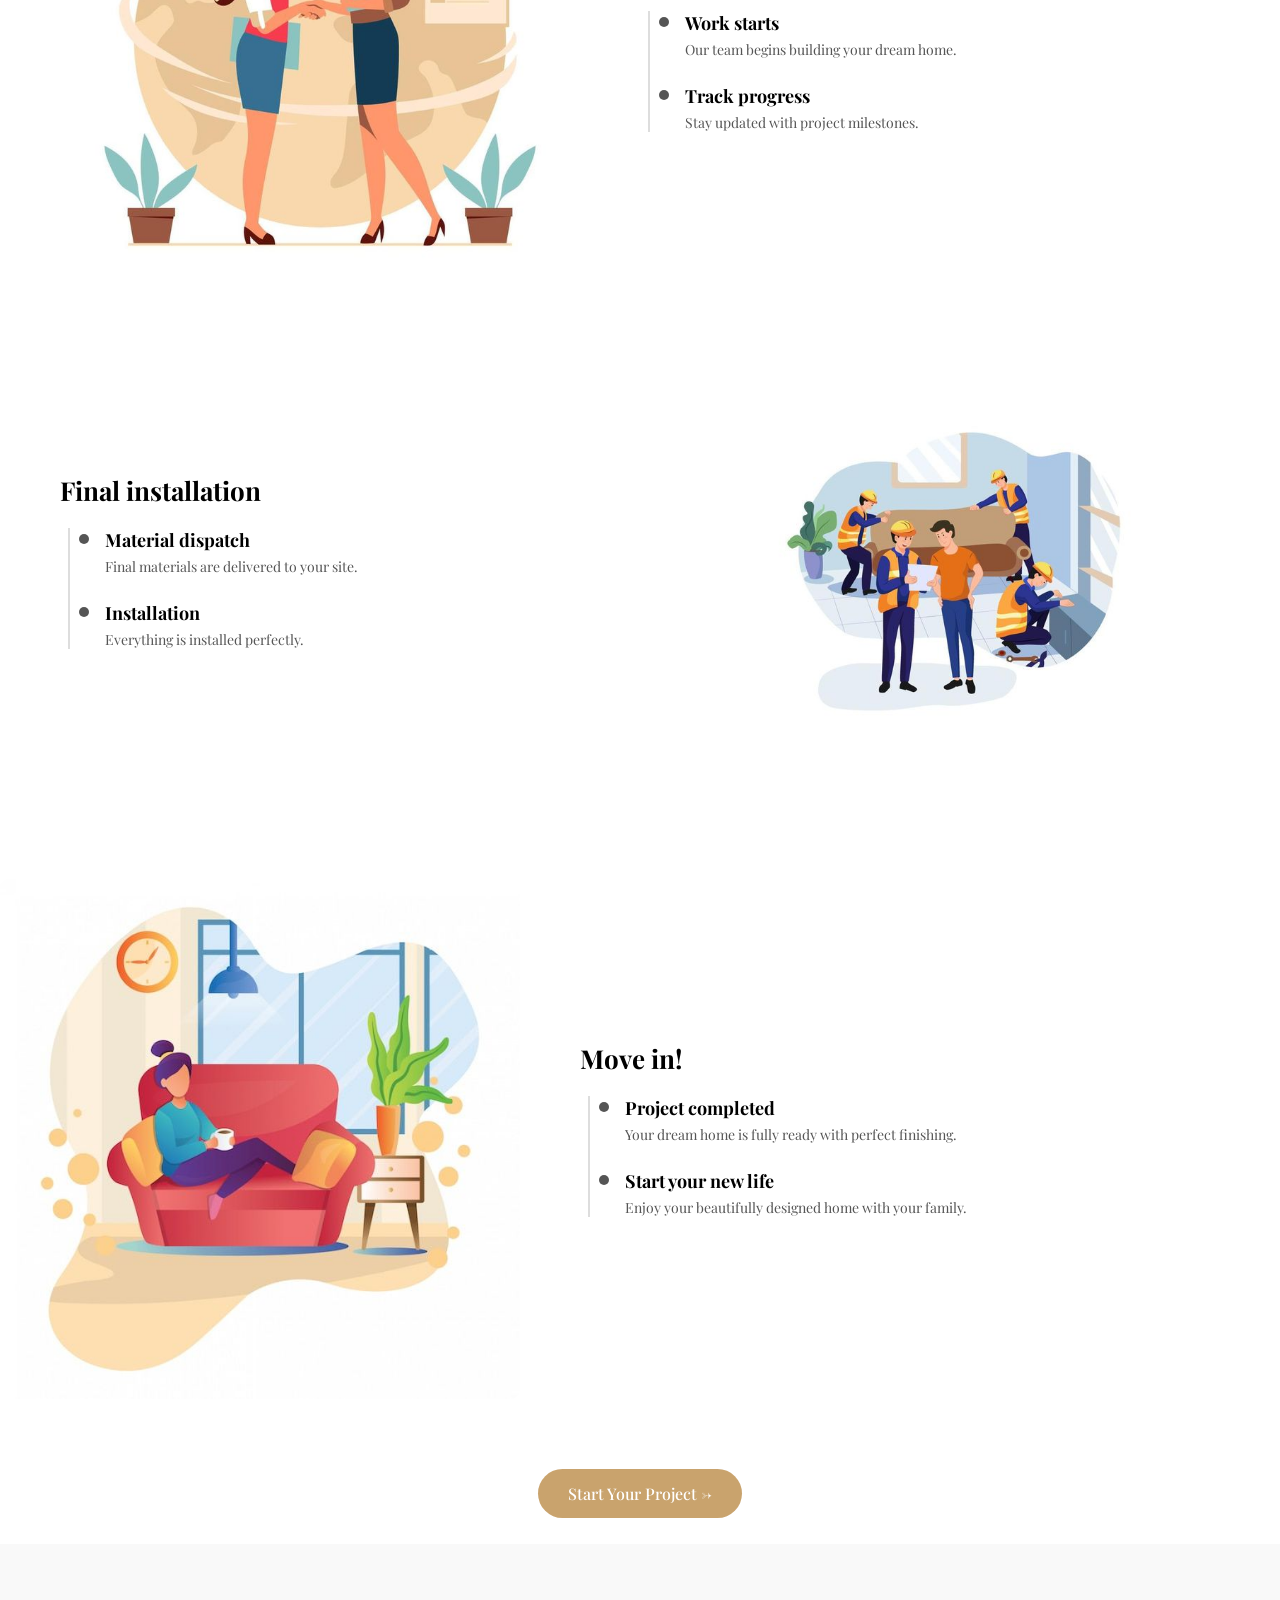
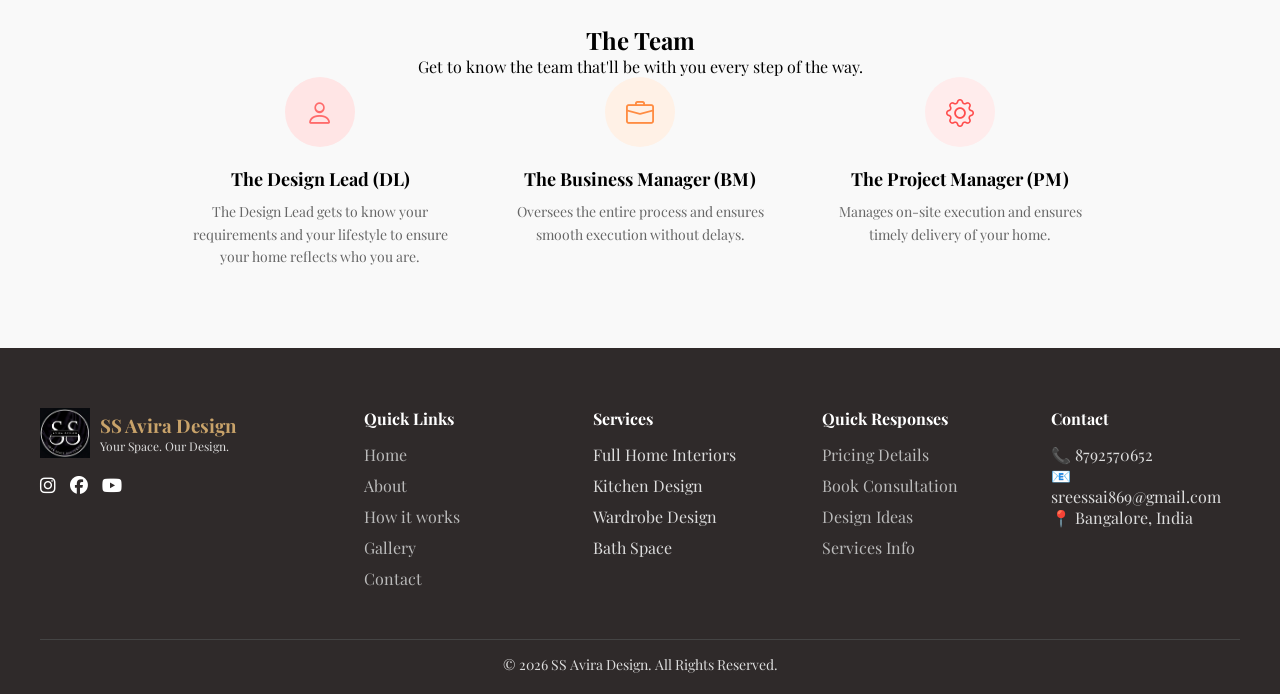
<file: howitworks.html>
<!DOCTYPE html>
<html lang="en">
<head>
<meta charset="UTF-8">
<meta name="viewport" content="width=device-width, initial-scale=1.0">
<link rel="stylesheet" href="https://cdnjs.cloudflare.com/ajax/libs/font-awesome/6.5.0/css/all.min.css">
<link href="https://fonts.googleapis.com/css2?family=Playfair+Display:wght@400;600;700&display=swap" rel="stylesheet">
<link href="https://fonts.googleapis.com/css2?family=Playfair+Display:wght@400;600;700&display=swap" rel="stylesheet">
<link href="https://cdn.jsdelivr.net/npm/bootstrap-icons@1.11.3/font/bootstrap-icons.css" rel="stylesheet">
<title>How It Works</title>

<style>
*{
  margin:0;
  padding:0;
  box-sizing:border-box;
  font-family: 'Playfair Display', serif;
}

.container{
  max-width:1200px;
  margin:auto;
  padding:50px 20px;
}
/* NAVBAR MAIN */
.navbar {
  width: 100%;
  display: flex;
  justify-content: center;
  margin-top: 15px;
}

/* ROUNDED CONTAINER */
.nav-wrapper {
  width: 90%;
  max-width: 1200px;
  background: #f5f2ee;
  border-radius: 50px;
  padding: 15px 30px;

  display: flex;
  align-items: center;
  justify-content: space-between;

  box-shadow: 0 8px 20px rgba(0,0,0,0.05);
}

/* LOGO */
.logo {
  width: 60px;
  height: 60px;
  border-radius: 50%;   /* 🔥 PERFECT CIRCLE */
  object-fit: cover;
}
.logo-section {
  display: flex;
  align-items: center;
  gap: 10px;
}

.logo {
  width: 55px;
  height: 55px;
  object-fit: cover;
  border-radius: 50%;
}

.logo-text {
  font-size: 20px;
  font-weight: 600;
  color: #6b4f3b; /* premium brown tone */
  letter-spacing: 1px;
}
.logo-subline {
  font-size: 11px;
  color: #a89a8c;
  letter-spacing: 1.5px;
  text-transform: uppercase;
}
.logo-text-group {
  display: flex;
  flex-direction: column;   /* 🔥 makes text go DOWN */
  justify-content: center;
  line-height: 1.2;
}
/* NAV LINKS */
.nav-links {
  display: flex;
  gap: 35px;
}

.nav-links a {
  text-decoration: none;
  color: #4a3f35;
  font-weight: 500;
  position: relative;
  transition: 0.3s;
}

/* HOVER */
.nav-links a:hover {
  color: #c8a97e;
}

/* ACTIVE LINK */
.nav-links .active::after {
  content: "";
  position: absolute;
  left: 0;
  bottom: -6px;
  width: 100%;
  height: 2px;
  background: #c8a97e;
}

/* BUTTON */
.nav-btn a {
  text-decoration: none;
  background: #c8a97e;
  color: white;
  padding: 12px 25px;
  border-radius: 30px;
  font-size: 14px;
  transition: 0.3s;
}

.nav-btn a:hover {
  background: #a8845d;
}
.nav-links a {
  position: relative;
  text-decoration: none;
  padding-bottom: 5px;
}

.nav-links a.active::after {
  content: "";
  position: absolute;
  left: 0;
  bottom: 0;
  width: 100%;
  height: 2px;
  background: #c9a36d;
}
.nav-links a::after {
  content: "";
  position: absolute;
  left: 0;
  bottom: 0;
  width: 0%;
  height: 2px;
  background: #c9a36d;
  transition: 0.3s;
}

.nav-links a.active::after {
  width: 100%;
}

/* HEADING */
.heading{
  text-align:center;
  margin-bottom:60px;
}
.heading h1{
  font-size:34px;
}
.heading p{
  color:#777;
}

/* ROW */
.process-row{
  display:flex;
  align-items:center;
  gap:60px;
  margin-bottom:80px;
}

.process-row.reverse{
  flex-direction:row-reverse;
}

/* IMAGE */
.process-img img{
  width:100%;
  max-width:520px;
  border-radius:10px;
}

/* CONTENT */
.process-content{
  flex:1;
}

.process-content h2{
  font-size:26px;
  margin-bottom:20px;
}

/* TIMELINE STYLE */
.timeline{
  position:relative;
  padding-left:20px;
}

.timeline::before{
  content:'';
  position:absolute;
  left:8px;
  top:0;
  bottom:0;
  width:2px;
  background:#ddd;
}

.point{
  position:relative;
  margin-bottom:25px;
  padding-left:25px;
}

.point::before{
  content:'';
  position:absolute;
  left:-1px;
  top:6px;
  width:10px;
  height:10px;
  background:#555;
  border-radius:50%;
}

.point h4{
  font-size:18px;
  margin-bottom:5px;
}

.point p{
  color:#555;
  font-size:14px;
}

/* BUTTON */
.btn{
  display:inline-block;
  margin-top:10px;
  padding:10px 20px;
  border:1px solid #c9a36d;
  color:#c9a36d;
  border-radius:25px;
  text-decoration:none;
  font-size:14px;
}

/* RESPONSIVE */
@media(max-width:768px){
  .process-row{
    flex-direction:column;
    text-align:center;
  }
  .process-row.reverse{
    flex-direction:column;
  }
  .timeline{
    padding-left:0;
  }
  .timeline::before{
    display:none;
  }
  .point{
    padding-left:0;
  }
  .point::before{
    display:none;
  }
}
.top-cta {
  text-align: center;
  margin: 20px 0 40px;
}

.top-cta a {
  background: #c9a36d;
  color: #fff;
  padding: 14px 30px;
  border-radius: 30px;
  text-decoration: none;
  font-weight: 500;
}
.team-section {
  text-align: center;
  padding: 80px 20px;
  background: #f9f9f9;
}

.team-container {
  display: flex;
  justify-content: center;
  gap: 40px;
  flex-wrap: wrap;
}

.team-card {
  max-width: 280px;
}

/* ICON STYLE */
.icon {
  width: 70px;
  height: 70px;
  border-radius: 50%;
  display: flex;
  align-items: center;
  justify-content: center;
  margin: 0 auto 20px;
  font-size: 28px;
}

/* MATCHING COLORS */
.icon.design {
  background: #ffe5e5;
  color: #ff6b6b;
}

.icon.business {
  background: #fff1e6;
  color: #ff8c42;
}

.icon.project {
  background: #ffecec;
  color: #ff4d4d;
}

/* TEXT */
.team-card h3 {
  font-size: 18px;
  margin-bottom: 10px;
}

.team-card p {
  font-size: 14px;
  color: #666;
  line-height: 1.6;
}
.footer {
  background: #2f2a2a;
  color: #ddd;
  padding: 60px 40px 20px;
}

/* GRID LAYOUT */
.footer-container {
  display: grid;
  grid-template-columns: 1.5fr 1fr 1fr 1fr 1fr;
  gap: 40px;
}

/* BRAND */
.footer-brand {
  display: flex;
  align-items: center;
  gap: 10px;
}

.footer-brand img {
  width: 50px;
  height: 50px;
}

.footer-brand h3 {
  color: #c9a36a;
  margin: 0;
}

.footer-brand p {
  font-size: 12px;
  margin: 0;
}

/* HEADINGS */
.footer-col h4 {
  color: #fff;
  margin-bottom: 15px;
}

/* LINKS */
.footer-col ul {
  list-style: none;
  padding: 0;
}

.footer-col ul li {
  margin-bottom: 10px;
}

.footer-col ul li a {
  text-decoration: none;
  color: #bbb;
  transition: 0.3s;
}

.footer-col ul li a:hover {
  color: #c9a36a;
}

/* SOCIALS */
.socials {
  margin-top: 15px;
}

.socials a {
  margin-right: 10px;
  color: #fff;
  font-size: 18px;
}

/* BOTTOM */
.footer-bottom {
  text-align: center;
  margin-top: 40px;
  border-top: 1px solid #444;
  padding-top: 15px;
  font-size: 14px;
}
@media (max-width: 900px) {
  .footer-container {
    grid-template-columns: repeat(2, 1fr);
  }
}

@media (max-width: 500px) {
  .footer-container {
    grid-template-columns: 1fr;
  }
}
.whatsapp-float {
  position: fixed;
  right: 25px;
  bottom: 25px;
  width: 60px;
  height: 60px;
  background: #25D366;
  color: white;
  border-radius: 15px;
  display: flex;
  align-items: center;
  justify-content: center;
  font-size: 28px;
  box-shadow: 0 8px 20px rgba(0,0,0,0.15);
  z-index: 999;
  transition: 0.3s ease;
}

/* Hover effect */
.whatsapp-float:hover {
  transform: scale(1.1);
  background: #1ebe5d;
}
.whatsapp-float {
  animation: pulse 2s infinite;
}
@keyframes pulse {
  0% { box-shadow: 0 0 0 0 rgba(37,211,102,0.6); }
  70% { box-shadow: 0 0 0 15px rgba(37,211,102,0); }
  100% { box-shadow: 0 0 0 0 rgba(37,211,102,0); }
}
.menu-toggle {
  display: none;
  font-size: 28px;
  cursor: pointer;
}

@media (max-width: 768px) {

  .menu-toggle {
    display: block;
  }

  .nav-links {
    position: absolute;
    top: 80px;
    right: 0;
    width: 100%;
    background: white;
    flex-direction: column;
    align-items: center;
    display: none;
    padding: 20px 0;
    box-shadow: 0 10px 20px rgba(0,0,0,0.1);
  }

  .nav-links.active {
    display: flex;
  }
}
/* ===== NAVBAR ===== */
.navbar {
  width: 100%;
  padding: 10px 20px;
}

.nav-wrapper {
  display: flex;
  justify-content: space-between;
  align-items: center;
  position: relative;
}

/* LOGO */
.logo {
  width: 40px;
}

.logo-section {
  display: flex;
  align-items: center;
  gap: 10px;
}

/* LINKS */
.nav-links {
  display: flex;
  gap: 20px;
}

.nav-links a {
  text-decoration: none;
  color: black;
  font-size: 14px;
}

/* BUTTON */
.nav-btn a {
  background: #c8a165;
  color: white;
  padding: 10px 18px;
  border-radius: 25px;
  text-decoration: none;
}

/* MENU ICON */
.menu-toggle {
  display: none;
}

/* ===== MOBILE ===== */
@media (max-width: 768px) {

  .menu-toggle {
    display: block;
    font-size: 26px;
    cursor: pointer;
  }

  .nav-links {
    display: none;
    flex-direction: column;
    position: absolute;
    top: 60px;
    left: 0;
    width: 100%;
    background: white;
    padding: 15px;
    z-index: 999;
  }

  .nav-links.active {
    display: flex;
  }

  .nav-btn {
    display: none;
  }
}
</style>
</head>

<body>
  <header class="navbar">
  <div class="nav-wrapper">
    <!-- LEFT DECOR + LOGO -->
    <div class="logo-section">
  <img src="images/logo2.jpeg" class="logo" alt="logo">

  <div class="logo-text-group">
    <span class="logo-text">SS Avira Design</span>
    <span class="logo-subline">Your space, our designs</span>
  </div>
</div>
<div class="menu-toggle" onclick="toggleMenu()">☰</div>
    <!-- CENTER LINKS -->
    <nav class="nav-links" id="navLinks">
     <a href="index.html">Home</a>
     <a href="index.html#about">About</a>
     <a href="index.html#our-designs">Our Designs</a>
     <a href="howitworks.html" class="active">How It Works</a>
      <a href="contact.html">Contact</a>
    </nav>

    <!-- RIGHT BUTTON -->
   <div class="nav-btn">
  <a href="https://wa.me/918792570652?text=Hi%20I%20am%20interested%20in%20interior%20design%20consultation" target="_blank">
    Book Consultation →
  </a>
</div>

  </div>
</header>
<script>
const navLinks = document.querySelectorAll('.nav-links a');

// Get current page file name
const currentPage = window.location.pathname.split("/").pop();

navLinks.forEach(link => {
  const linkPage = link.getAttribute("href");

  // Match page
  if (linkPage === currentPage) {
    link.classList.add("active");
  }

  // Click behavior (for same-page links like #about)
  link.addEventListener('click', function () {
    navLinks.forEach(l => l.classList.remove('active'));
    this.classList.add('active');
  });
});
</script>

<section class="hero">
<div class="container">

  <!-- HEADING -->
  <div class="heading">
    <h1>Your dream home in 5 steps!</h1>
    <p>Simple process to design your perfect home</p>
  </div>

  <!-- STEP 1 -->
  <div class="process-row">
    <div class="process-img">
      <img src="images/step1.jpg">
    </div>
    <div class="process-content">
      <h2>Meet your designer</h2>

      <div class="timeline">
        <div class="point">
          <h4>It all begins with a form</h4>
          <p>Tell us about your needs so we can understand your vision.</p>
          <a href="#" class="btn">Fill your form</a>
        </div>

        <div class="point">
          <h4>Get free consultation</h4>
          <p>Discuss your ideas with our expert designers.</p>
        </div>
      </div>

    </div>
  </div>

  <!-- STEP 2 -->
  <div class="process-row reverse">
    <div class="process-img">
      <img src="images/step2.jpg">
    </div>
    <div class="process-content">
      <h2>Book SS Avira Design</h2>

      <div class="timeline">
        <div class="point">
          <h4>Pay booking amount</h4>
          <p>Secure your project by confirming your booking.</p>
        </div>

        <div class="point">
          <h4>Finalize design</h4>
          <p>Choose materials, colors, and layouts.</p>
        </div>
      </div>

    </div>
  </div>

  <!-- STEP 3 -->
  <div class="process-row">
    <div class="process-img">
      <img src="images/step3.jpg">
    </div>
    <div class="process-content">
      <h2>Execution begins</h2>

      <div class="timeline">
        <div class="point">
          <h4>Work starts</h4>
          <p>Our team begins building your dream home.</p>
        </div>

        <div class="point">
          <h4>Track progress</h4>
          <p>Stay updated with project milestones.</p>
        </div>
      </div>

    </div>
  </div>

  <!-- STEP 4 -->
  <div class="process-row reverse">
    <div class="process-img">
      <img src="images/step4.jpg">
    </div>
    <div class="process-content">
      <h2>Final installation</h2>

      <div class="timeline">
        <div class="point">
          <h4>Material dispatch</h4>
          <p>Final materials are delivered to your site.</p>
        </div>

        <div class="point">
          <h4>Installation</h4>
          <p>Everything is installed perfectly.</p>
        </div>
      </div>

    </div>
  </div>

</div>
<div class="process-row">
  <div class="process-img">
    <img src="images/step5.jpg">
  </div>

  <div class="process-content">
    <h2>Move in!</h2>

    <div class="timeline">
      <div class="point">
        <h4>Project completed</h4>
        <p>Your dream home is fully ready with perfect finishing.</p>
      </div>

      <div class="point">
        <h4>Start your new life</h4>
        <p>Enjoy your beautifully designed home with your family.</p>
      </div>
    </div>

  </div>
</div>
<div class="top-cta">
  <a href="https://wa.me/918792570652?text=Hi I want interior design consultation" target="_blank">
    Start Your Project →
  </a>
</div>
<section class="team-section">
  <h2>The Team</h2>
  <p class="team-sub">
    Get to know the team that'll be with you every step of the way.
  </p>

  <div class="team-container">

    <!-- DESIGN LEAD -->
    <div class="team-card">
      <div class="icon design">
        <i class="bi bi-person"></i>
      </div>
      <h3>The Design Lead (DL)</h3>
      <p>
        The Design Lead gets to know your requirements and your lifestyle 
        to ensure your home reflects who you are.
      </p>
    </div>

    <!-- BUSINESS MANAGER -->
    <div class="team-card">
      <div class="icon business">
        <i class="bi bi-briefcase"></i>
      </div>
      <h3>The Business Manager (BM)</h3>
      <p>
        Oversees the entire process and ensures smooth execution without delays.
      </p>
    </div>

    <!-- PROJECT MANAGER -->
    <div class="team-card">
      <div class="icon project">
        <i class="bi bi-gear"></i>
      </div>
      <h3>The Project Manager (PM)</h3>
      <p>
        Manages on-site execution and ensures timely delivery of your home.
      </p>
    </div>

  </div>
</section>
<footer class="footer">
  <div class="footer-container">

    <!-- BRAND -->
    <div class="footer-col brand">
      <div class="footer-brand">
        <img src="images\logo2.jpeg" alt="logo">
        <div>
          <h3>SS Avira Design</h3>
          <p>Your Space. Our Design.</p>
        </div>
      </div>

      <div class="socials">
        <a href="#"><i class="fa-brands fa-instagram"></i></a>
        <a href="#"><i class="fa-brands fa-facebook"></i></a>
        <a href="#"><i class="fa-brands fa-youtube"></i></a>
      </div>
    </div>

    <!-- QUICK LINKS -->
    <div class="footer-col">
      <h4>Quick Links</h4>
      <ul>
        <li><a href="index.html">Home</a></li>
        <li><a href="#about">About</a></li>
        <li><a href="howitworks.html">How it works</a></li>
        <li><a href="gallery.html">Gallery</a></li>
        <li><a href="contact.html">Contact</a></li>
      </ul>
    </div>

    <!-- SERVICES -->
    <div class="footer-col">
      <h4>Services</h4>
      <ul>
        <li>Full Home Interiors</li>
        <li>Kitchen Design</li>
        <li>Wardrobe Design</li>
        <li>Bath Space</li>
      </ul>
    </div>

    <!-- QUICK RESPONSES -->
    <div class="footer-col">
      <h4>Quick Responses</h4>
      <ul>
        <li><a href="https://wa.me/918792570652?text=Hi,%20Pricing%20details" target="_blank">Pricing Details</a></li>
        <li><a href="https://wa.me/918792570652?text=Hi,%20Book%20consultation" target="_blank">Book Consultation</a></li>
        <li><a href="https://wa.me/918792570652?text=Hi,%20Show%20design%20ideas" target="_blank">Design Ideas</a></li>
        <li><a href="https://wa.me/918792570652?text=Hi,%20Services%20info" target="_blank">Services Info</a></li>
      </ul>
    </div>

    <!-- CONTACT -->
    <div class="footer-col">
      <h4>Contact</h4>
      <p>📞 8792570652</p>
      <p>📧 sreessai869@gmail.com</p>
      <p>📍 Bangalore, India</p>
    </div>

  </div>

  <div class="footer-bottom">
    © 2026 SS Avira Design. All Rights Reserved.
  </div>
</footer>
<!-- WHATSAPP FLOAT BUTTON -->
<div class="whatsapp-float" onclick="openWhatsApp()">
  <i class="fa-brands fa-whatsapp"></i>
</div>

<script>
const btn = document.querySelector('.whatsapp-float');

document.addEventListener('mousemove', (e) => {
  const moveX = (e.clientX - window.innerWidth) * 0.03;
  const moveY = (e.clientY - window.innerHeight) * 0.03;

  btn.style.transform = `translate(${moveX}px, ${moveY}px)`;
});

function openWhatsApp() {
  window.open(
    "https://wa.me/918792570652?text=Hi%20I%20need%20interior%20design%20consultation",
    "_blank"
  );
}
</script>
<script>
function toggleMenu() {
  document.getElementById("navLinks").classList.toggle("active");
}
</script>
<script>
function toggleMenu() {
  document.getElementById("navLinks").classList.toggle("active");
}
</script>
</body>
</html>
</file>
<file: global.css>
/* NAVBAR MAIN */
.navbar {
  width: 100%;
  display: flex;
  justify-content: center;
  margin-top: 15px;
}

/* ROUNDED CONTAINER */
.nav-wrapper {
  width: 90%;
  max-width: 1200px;
  background: #f5f2ee;
  border-radius: 50px;
  padding: 15px 30px;

  display: flex;
  align-items: center;
  justify-content: space-between;

  box-shadow: 0 8px 20px rgba(0,0,0,0.05);
}

/* LOGO */
.logo {
  width: 60px;
  height: 60px;
  border-radius: 50%;   /* 🔥 PERFECT CIRCLE */
  object-fit: cover;
}
.logo-section {
  display: flex;
  align-items: center;
  gap: 10px;
}

.logo {
  width: 55px;
  height: 55px;
  object-fit: cover;
  border-radius: 50%;
}

.logo-text {
  font-size: 20px;
  font-weight: 600;
  color: #6b4f3b; /* premium brown tone */
  letter-spacing: 1px;
}
.logo-subline {
  font-size: 11px;
  color: #a89a8c;
  letter-spacing: 1.5px;
  text-transform: uppercase;
}
.logo-text-group {
  display: flex;
  flex-direction: column;   /* 🔥 makes text go DOWN */
  justify-content: center;
  line-height: 1.2;
}
/* NAV LINKS */
.nav-links {
  display: flex;
  gap: 35px;
}

.nav-links a {
  text-decoration: none;
  color: #4a3f35;
  font-weight: 500;
  position: relative;
  transition: 0.3s;
}

/* HOVER */
.nav-links a:hover {
  color: #c8a97e;
}

/* ACTIVE LINK */
.nav-links .active::after {
  content: "";
  position: absolute;
  left: 0;
  bottom: -6px;
  width: 100%;
  height: 2px;
  background: #c8a97e;
}

/* BUTTON */
.nav-btn a {
  text-decoration: none;
  background: #c8a97e;
  color: white;
  padding: 12px 25px;
  border-radius: 30px;
  font-size: 14px;
  transition: 0.3s;
}

.nav-btn a:hover {
  background: #a8845d;
}
.nav-links a {
  position: relative;
  text-decoration: none;
  padding-bottom: 5px;
}

.nav-links a.active::after {
  content: "";
  position: absolute;
  left: 0;
  bottom: 0;
  width: 100%;
  height: 2px;
  background: #c9a36d;
}
.nav-links a::after {
  content: "";
  position: absolute;
  left: 0;
  bottom: 0;
  width: 0%;
  height: 2px;
  background: #c9a36d;
  transition: 0.3s;
}

.nav-links a.active::after {
  width: 100%;
}

/* HERO FULL WIDTH FIX */
.hero {
  position: relative;
  width: 100%;
  height: 100vh;
  overflow: hidden;
}

/* SLIDES */
.slider {
  position: absolute;
  width: 100%;
  height: 100%;
}

.slide {
  position: absolute;
  width: 100%;
  height: 100%;
  opacity: 0;
  transition: opacity 1s ease-in-out;
}

.slide img {
  width: 100%;
  height: 100%;
  object-fit: cover;
}

/* ACTIVE */
.slide.active {
  opacity: 1;
}

/* DARK OVERLAY */
.hero::after {
  content: "";
  position: absolute;
  width: 100%;
  height: 100%;
  background: linear-gradient(to bottom, rgba(0,0,0,0.2), rgba(0,0,0,0.6));
  top: 0;
  left: 0;
  z-index: 1;
}

/* CONTENT */
.hero-content {
  position: relative;
  z-index: 2;
  height: 100%;
  display: flex;
  flex-direction: column;
  justify-content: center;
  align-items: center;
  color: #fff;
  text-align: center;
}

.hero-content h1 {
  font-family: 'Playfair Display', serif;  /* ← ADD THIS */
  font-size: 55px;
  font-weight: 600;
  margin-bottom: 20px;
}
.hero-content h1 {
  font-family: 'Playfair Display', serif;
  font-size: 56px;
  font-weight: 600;
  letter-spacing: 0.5px;
}

/* BUTTON */
.hero-btn {
  background: #c9a36d;
  padding: 14px 30px;
  border-radius: 30px;
  color: white;
  text-decoration: none;
  transition: 0.3s;
}

.hero-btn:hover {
  background: #c9a36d;
}

/* ARROWS */
.arrow {
  position: absolute;
  top: 50%;
  transform: translateY(-50%);
  font-size: 30px;
  color: #333;
  background: rgba(255,255,255,0.8);
  padding: 10px 15px;
  border-radius: 50%;
  cursor: pointer;
  z-index: 3;
}

.arrow.left {
  left: 20px;
}

.arrow.right {
  right: 20px;
}

.arrow:hover {
  background: #c8a97e;
  color: white;
}

.inspiration {
  padding: 60px 20px;
  background: #f9f7f4;
  text-align: center;
}

.inspiration h2 {
  font-size: 28px;
  margin-bottom: 10px;
}

.inspiration p {
  color: #666;
  margin-bottom: 40px;
}
.our-designs {
  text-align: center;
  padding: 60px 20px;
}

/* GRID */
.inspiration-grid {
  display: grid;
  grid-template-columns: 2fr 1fr 1fr;
  grid-auto-rows: 200px;
  gap: 20px;
  max-width: 1100px;
  margin: auto;
}

/* CARDS */
.card {
  position: relative;
  overflow: hidden;
  border-radius: 16px;
  cursor: pointer;
}

.card img {
  width: 100%;
  height: 100%;
  object-fit: cover;
  transition: 0.4s;
}

.card:hover img {
  transform: scale(1.05);
}

/* TEXT LABEL */
.card span {
  position: absolute;
  bottom: 10px;
  left: 10px;
  background: rgba(0,0,0,0.6);
  color: white;
  padding: 5px 10px;
  border-radius: 8px;
  font-size: 14px;
}

/* SIZE VARIANTS */
.big {
  grid-row: span 2;
}

.small {
  grid-row: span 1;
}

.medium {
  grid-column: span 1;
}

.wide {
  grid-column: span 2;
}

.services {
  padding: 60px 20px;
  background: #f9f7f4;
  text-align: center;
}

.services h2 {
  margin-bottom: 30px;
}

/* SLIDER WRAPPER */
.slider-wrapper {
  position: relative;
  max-width: 1200px;
  margin: auto;
}

/* SLIDER */
.card-slider {
  display: flex;
  gap: 20px;
  overflow-x: hidden;
  scroll-behavior: smooth;
}

/* CARD */
.service-card {
  min-width: 250px;
  background: #fff;
  border-radius: 16px;
  overflow: hidden;
  box-shadow: 0 5px 15px rgba(0,0,0,0.05);
  cursor: pointer;
  transition: 0.3s;
}

.service-card:hover {
  transform: translateY(-5px);
}

.service-card img {
  width: 100%;
  height: 160px;
  object-fit: cover;
}

.service-card h3 {
  margin: 10px 0 5px;
}

.service-card p {
  font-size: 14px;
  color: #666;
}

.service-card span {
  display: block;
  font-size: 20px;
  margin: 10px;
  color: #c8a97e;
}

/* ARROWS */
.slide-btn {
  position: absolute;
  top: 40%;
  transform: translateY(-50%);
  background: white;
  border: none;
  font-size: 24px;
  padding: 10px;
  border-radius: 50%;
  cursor: pointer;
  box-shadow: 0 4px 10px rgba(0,0,0,0.1);
}

.slide-btn.left { left: -10px; }
.slide-btn.right { right: -10px; }

.why-section {
  background: #ebe6df; /* slightly darker than navbar */
  padding: 70px 20px;
  text-align: center;
}

.why-section h2 {
  font-size: 32px;
  margin-bottom: 40px;
  color: #3e2f24;
}

/* WRAPPER */
.why-slider-wrapper {
  overflow: hidden;
  max-width: 1200px;
  margin: auto;
}

/* SLIDER */
.why-slider {
  display: flex;
  gap: 20px;
  width: max-content;
  animation: scrollLoop 18s linear infinite;
}

/* PAUSE ON HOVER */
.why-slider-wrapper:hover .why-slider {
  animation-play-state: paused;
}

/* CARD */
.why-card {
  min-width: 200px;
  background: #ffffff;
  padding: 25px 20px;
  border-radius: 18px;
  box-shadow: 0 8px 18px rgba(0,0,0,0.06);
  transition: 0.3s;
}

.why-card:hover {
  transform: translateY(-6px);
}

/* ICON */
.why-card i {
  font-size: 26px;
  color: #c8a97e;
  margin-bottom: 12px;
}

/* TEXT */
.why-card p {
  font-size: 14px;
  color: #444;
}

/* 🔥 PERFECT INFINITE LOOP */
@keyframes scrollLoop {
  0% {
    transform: translateX(0);
  }
  100% {
    transform: translateX(-50%);
  }
}

/* SECTION BG */
.estimate-section {
  background: #f5f2ee;
  padding: 70px 20px;
  text-align: center;
}

/* TITLE */
.estimate-section h2 {
  font-size: 34px;
  color: #3e2f24;
  font-weight: 600;
}

.estimate-section h2 span {
  color: #c8a97e; /* livspace gold */
}

.estimate-section p {
  color: #7a6f64;
  margin: 10px 0 40px;
}

/* CARDS */
.estimate-container {
  display: flex;
  justify-content: center;
  gap: 25px;
  flex-wrap: wrap;
}

/* CARD */
.estimate-card {
  width: 320px;
  background: #ffffff;
  padding: 30px;
  border-radius: 20px;
  text-align: left;
  box-shadow: 0 10px 25px rgba(0,0,0,0.06);
  transition: 0.3s;
  cursor: pointer;
}

.estimate-card:hover {
  transform: translateY(-8px);
}

/* ICON BOX */
.card-icon {
  width: 55px;
  height: 55px;
  background: #efe9e3; /* soft beige */
  border-radius: 14px;
  display: flex;
  align-items: center;
  justify-content: center;
  margin-bottom: 15px;
}

.card-icon i {
  font-size: 22px;
  color: #c8a97e;
}

/* TEXT */
.estimate-card h3 {
  margin-bottom: 8px;
  color: #2f2f2f;
}

.estimate-card p {
  font-size: 14px;
  color: #7a6f64;
  margin-bottom: 20px;
}

/* BUTTON */
.estimate-card button {
  width: 100%;
  padding: 14px;
  border: none;
  border-radius: 30px;
  background: #c8a97e;
  color: white;
  font-weight: 600;
  cursor: pointer;
  transition: 0.3s;
}

.estimate-card button:hover {
  background: #c8a97e;
}

.whatsapp-float {
  position: fixed;
  right: 25px;
  bottom: 25px;
  width: 60px;
  height: 60px;
  background: #25D366;
  color: white;
  border-radius: 15px;
  display: flex;
  align-items: center;
  justify-content: center;
  font-size: 28px;
  box-shadow: 0 8px 20px rgba(0,0,0,0.15);
  z-index: 999;
  transition: 0.3s ease;
}

/* Hover effect */
.whatsapp-float:hover {
  transform: scale(1.1);
  background: #1ebe5d;
}
.whatsapp-float {
  animation: pulse 2s infinite;
}

@keyframes pulse {
  0% { box-shadow: 0 0 0 0 rgba(37,211,102,0.6); }
  70% { box-shadow: 0 0 0 15px rgba(37,211,102,0); }
  100% { box-shadow: 0 0 0 0 rgba(37,211,102,0); }
}
.about-hero {
  background: #f5f2ee;
  padding: 100px 0;
}

/* IMAGE */
.about-img img {
  width: 100%;
  height: 500px;
  object-fit: cover;
  border-radius: 10px;
}

/* FLOATING CARD */
.about-overlay {
  position: absolute;
  top: 50%;
  left: 80px;
  transform: translateY(-50%);
  width: 420px;

  background: rgba(255, 255, 255, 0.85);
  backdrop-filter: blur(12px);

  padding: 40px;
  border-radius: 12px;

  box-shadow: 0 25px 50px rgba(0,0,0,0.12);
}

/* TITLE */
.about-overlay h1 {
  font-size: 36px;
  font-weight: 600;
  color: #2f3e3a;
  line-height: 1.3;
  margin-bottom: 20px;
}

/* TEXT */
.about-overlay p {
  font-size: 15px;
  color: #666;
  line-height: 1.7;
  margin-bottom: 20px;
}

/* TAGLINE */
.about-overlay h6 {
  color: #c8a97e;
  font-weight: 600;
  letter-spacing: 1px;
}

/* RESPONSIVE */
@media (max-width: 992px) {
  .about-overlay {
    position: static;
    transform: none;
    width: 100%;
    margin-top: 20px;
  }

  .about-img img {
    height: 300px;
  }
}
.about-section {
  background: #f5f2ee;
  padding: 80px 20px;
}

/* HEADER */
.about-header {
  text-align: center;
  margin-bottom: 40px;
}

.about-header h2 {
  font-size: 32px;
  color: #2f3e3a;
  margin-bottom: 10px;
}

.about-header p {
  color: #777;
}

/* CONTAINER */
.about-container {
  position: relative;
  max-width: 1200px;
  margin: auto;
  border-radius: 20px;
  overflow: hidden;
}

/* IMAGE */
.about-image img {
  width: 100%;
  height: 500px;
  object-fit: cover;
  border-radius: 20px;
  filter: brightness(0.8);
}

/* CONTENT CARD (FIXED SIZE) */
.about-content {
  position: absolute;
  top: 50%;
  left: 60px;
  transform: translateY(-50%);

  width: 360px; /* 🔥 reduced from 420 */
  padding: 30px;

  background: rgba(255, 255, 255, 0.9);
  backdrop-filter: blur(10px);

  border-radius: 14px;
  box-shadow: 0 15px 40px rgba(0,0,0,0.15);
}

/* TITLE */
.about-content h3 {
  font-size: 26px;
  color: #2f3e3a;
  margin-bottom: 15px;
}

/* TEXT */
.about-content p {
  font-size: 14px;
  color: #666;
  line-height: 1.6;
  margin-bottom: 15px;
}

/* TAGLINE */
.about-content span {
  color: #c8a97e;
  font-weight: 600;
}

/* RESPONSIVE */
@media (max-width: 768px) {
  .about-content {
    position: static;
    transform: none;
    width: 100%;
    margin-top: 20px;
  }

  .about-image img {
    height: 300px;
  }
}
.about-header h2::after {
  content: "";
  display: block;
  width: 60px;
  height: 3px;
  background: #c8a97e;
  margin: 10px auto 0;
}

.faq-section {
  background: #f5f2ee;
  padding: 80px 20px;
}

.faq-title {
  text-align: center;
  font-size: 36px;
  font-weight: 600;
  color: #2f3e36;
  margin-bottom: 40px;
}

.faq-item {
  background: #fff;
  border-radius: 12px;
  margin-bottom: 15px;
  box-shadow: 0 5px 20px rgba(0,0,0,0.05);
  overflow: hidden;
}

.faq-question {
  width: 100%;
  padding: 18px 20px;
  background: none;
  border: none;
  text-align: left;
  font-size: 18px;
  font-weight: 500;
  color: #2f3e36;
  display: flex;
  justify-content: space-between;
  align-items: center;
  cursor: pointer;
}

.faq-question:hover {
  background: #faf7f3;
}

.faq-answer {
  max-height: 0;
  overflow: hidden;
  padding: 0 20px;
  transition: all 0.4s ease;
}

.faq-answer p,
.faq-answer ul {
  padding: 10px 0 20px;
  color: #555;
  font-size: 15px;
}

.faq-item.active .faq-answer {
  max-height: 300px;
}

.faq-item.active .icon {
  transform: rotate(45deg);
}

.icon {
  font-size: 22px;
  color: #c9a36a;
  transition: 0.3s;
}
.cta-split {
  padding: 60px 40px;
  background: #f5f2ee;
}

.cta-container {
  display: flex;
  align-items: center;
  gap: 40px;
  background: #fff;
  border-radius: 20px;
  overflow: hidden;
  box-shadow: 0 10px 40px rgba(0,0,0,0.08);
}

/* LEFT IMAGE */
.cta-image {
  flex: 1;
}

.cta-image img {
  width: 100%;
  height: 100%;
  object-fit: cover;
}

/* RIGHT TEXT */
.cta-text {
  flex: 1;
  padding: 50px;
}

.cta-text h2 {
  font-size: 32px;
  color: #2f3e36;
  margin-bottom: 15px;
}

.cta-text p {
  color: #666;
  font-size: 16px;
  margin-bottom: 25px;
}

/* BUTTON */
.cta-btn {
  display: inline-block;
  background: #c9a36a;
  color: #fff;
  padding: 14px 28px;
  border-radius: 30px;
  text-decoration: none;
  font-weight: 600;
  transition: 0.3s;
}

.cta-btn:hover {
  background: #b8935c;
  transform: translateY(-2px);
}
.footer {
  background: #2f2a2a;
  color: #ddd;
  padding: 60px 40px 20px;
}

/* GRID LAYOUT */
.footer-container {
  display: grid;
  grid-template-columns: 1.5fr 1fr 1fr 1fr 1fr;
  gap: 40px;
}

/* BRAND */
.footer-brand {
  display: flex;
  align-items: center;
  gap: 10px;
}

.footer-brand img {
  width: 50px;
  height: 50px;
}

.footer-brand h3 {
  color: #c9a36a;
  margin: 0;
}

.footer-brand p {
  font-size: 12px;
  margin: 0;
}

/* HEADINGS */
.footer-col h4 {
  color: #fff;
  margin-bottom: 15px;
}

/* LINKS */
.footer-col ul {
  list-style: none;
  padding: 0;
}

.footer-col ul li {
  margin-bottom: 10px;
}

.footer-col ul li a {
  text-decoration: none;
  color: #bbb;
  transition: 0.3s;
}

.footer-col ul li a:hover {
  color: #c9a36a;
}

/* SOCIALS */
.socials {
  margin-top: 15px;
}

.socials a {
  margin-right: 10px;
  color: #fff;
  font-size: 18px;
}

/* BOTTOM */
.footer-bottom {
  text-align: center;
  margin-top: 40px;
  border-top: 1px solid #444;
  padding-top: 15px;
  font-size: 14px;
}
@media (max-width: 900px) {
  .footer-container {
    grid-template-columns: repeat(2, 1fr);
  }
}

@media (max-width: 500px) {
  .footer-container {
    grid-template-columns: 1fr;
  }
}
/* OVERLAY */
.popup-overlay {
  position: fixed;
  top: 0;
  left: 0;
  width: 100%;
  height: 100%;
  background: rgba(0,0,0,0.5);
  display: flex;
  align-items: center;
  justify-content: center;
  z-index: 9999;
}

/* BOX */
.popup-box {
  background: white;
  padding: 30px;
  width: 350px;
  border-radius: 15px;
  text-align: center;
  position: relative;
  animation: popupFade 0.4s ease;
}

/* TITLE */
.popup-box h2 {
  font-family: 'Playfair Display', serif;
  margin-bottom: 10px;
}

/* TEXT */
.popup-box p {
  color: #555;
  margin-bottom: 20px;
}

/* BUTTON */
.popup-btn {
  display: inline-block;
  padding: 10px 20px;
  background: #c8a165;
  color: white;
  border-radius: 25px;
  text-decoration: none;
}

/* CLOSE BUTTON */
.close-btn {
  position: absolute;
  top: 10px;
  right: 15px;
  font-size: 22px;
  cursor: pointer;
}

/* ANIMATION */
@keyframes popupFade {
  from { transform: scale(0.8); opacity: 0; }
  to { transform: scale(1); opacity: 1; }
}
/* =========================
   RESPONSIVE FIX (ADD ONLY)
   ========================= */

/* Mobile (max 768px) */
@media (max-width: 768px) {

/* ===== NAVBAR ===== */
.navbar {
  width: 100%;
  padding: 10px 20px;
}

.nav-wrapper {
  display: flex;
  justify-content: space-between;
  align-items: center;
  position: relative;
}

/* LOGO */
.logo {
  width: 40px;
}

.logo-section {
  display: flex;
  align-items: center;
  gap: 10px;
}

/* LINKS */
.nav-links {
  display: flex;
  gap: 20px;
}

.nav-links a {
  text-decoration: none;
  color: black;
  font-size: 14px;
}

/* BUTTON */
.nav-btn a {
  background: #c8a165;
  color: white;
  padding: 10px 18px;
  border-radius: 25px;
  text-decoration: none;
}

/* MENU ICON */
.menu-toggle {
  display: none;
}

/* ===== MOBILE ===== */
@media (max-width: 768px) {

  .menu-toggle {
    display: block;
    font-size: 26px;
    cursor: pointer;
  }

  .nav-links {
    display: none;
    flex-direction: column;
    position: absolute;
    top: 60px;
    left: 0;
    width: 100%;
    background: white;
    padding: 15px;
    z-index: 999;
  }

  .nav-links.active {
    display: flex;
  }

  .nav-btn {
    display: none;
  }
}

  /* Hero section */
  .hero-content h1 {
    font-size: 28px !important;
    line-height: 1.3;
  }

  .hero-btn {
    padding: 10px 20px;
    font-size: 14px;
  }

  /* Sections spacing */
  section {
    padding: 40px 15px !important;
  }

  /* Cards / grid */
  .design-grid,
  .gallery,
  .cards,
  .container {
    grid-template-columns: 1fr !important;
  }

  /* CTA split (your current issue area) */
  .cta-container {
    flex-direction: column !important;
    padding: 20px;
  }

  /* Images full width */
  img {
    max-width: 100%;
    height: auto;
  }

  /* Contact page */
  .contact-container {
    flex-direction: column !important;
    gap: 20px;
  }

  /* WhatsApp button smaller */
  .whatsapp-float {
    width: 50px;
    height: 50px;
    font-size: 22px;
  }
}
/* MOBILE NAVBAR */
.menu-toggle {
  display: none;
  font-size: 28px;
  cursor: pointer;
}

/* MOBILE */
@media (max-width: 768px) {

  .menu-toggle {
    display: block;
  }

  .nav-links {
    position: absolute;
    top: 70px;
    right: 0;
    width: 100%;
    background: white;
    flex-direction: column;
    align-items: center;
    display: none;
    padding: 20px 0;
    box-shadow: 0 10px 20px rgba(0,0,0,0.1);
  }

  .nav-links.active {
    display: flex;
  }
}
</file>
